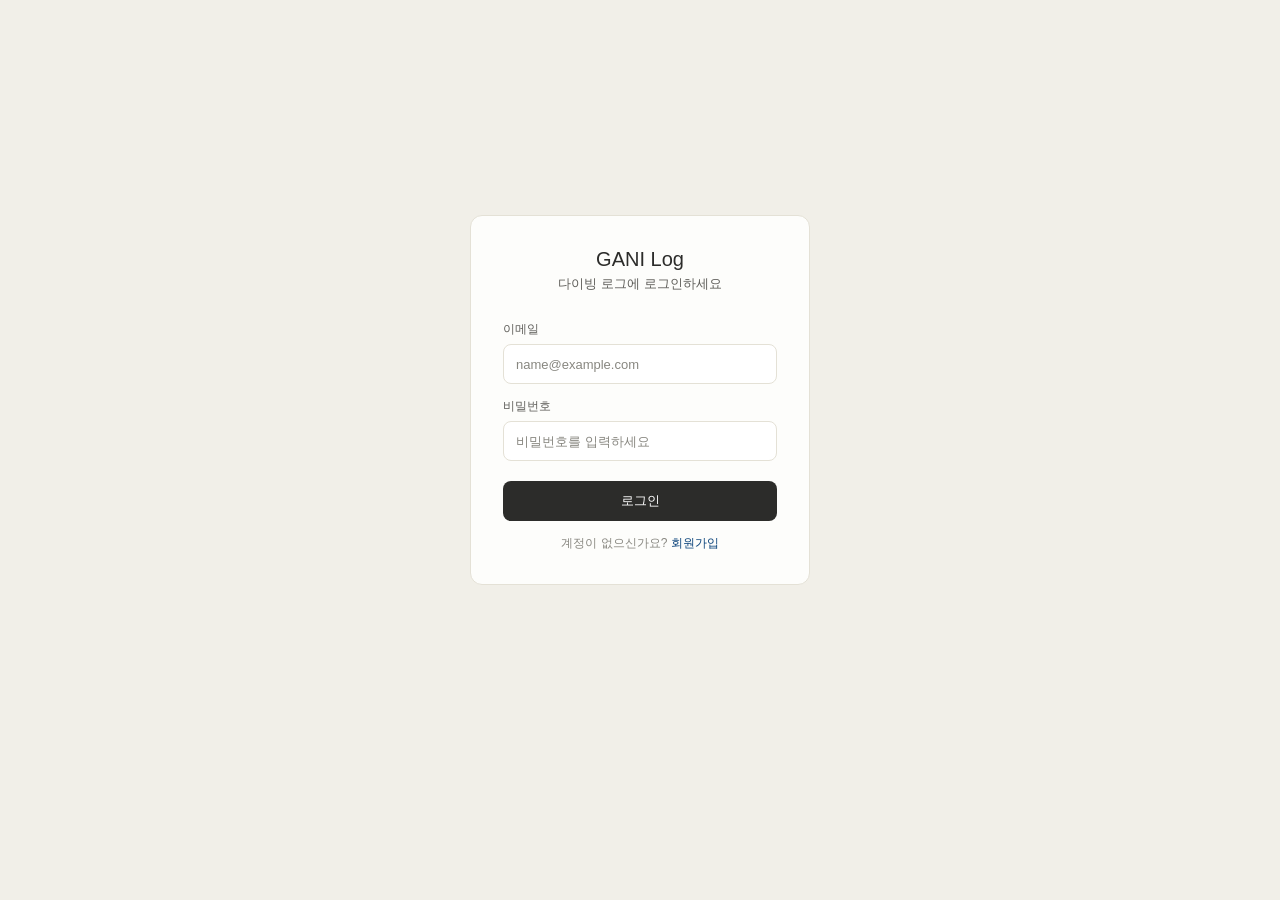
<file: files/index.html>
<!doctype html>
<html lang="ko">
  <head>
    <meta charset="UTF-8" />
    <meta name="viewport" content="width=device-width, initial-scale=1" />
    <title>GANI Log</title>
    <meta http-equiv="refresh" content="0; url=1-로그인.html" />
    <script>
      window.location.replace("1-로그인.html");
    </script>
  </head>
  <body>
    <p>
      로그인 화면으로 이동합니다.
      <a href="1-로그인.html">이동하지 않으면 여기를 눌러주세요.</a>
    </p>
  </body>
</html>
</file>
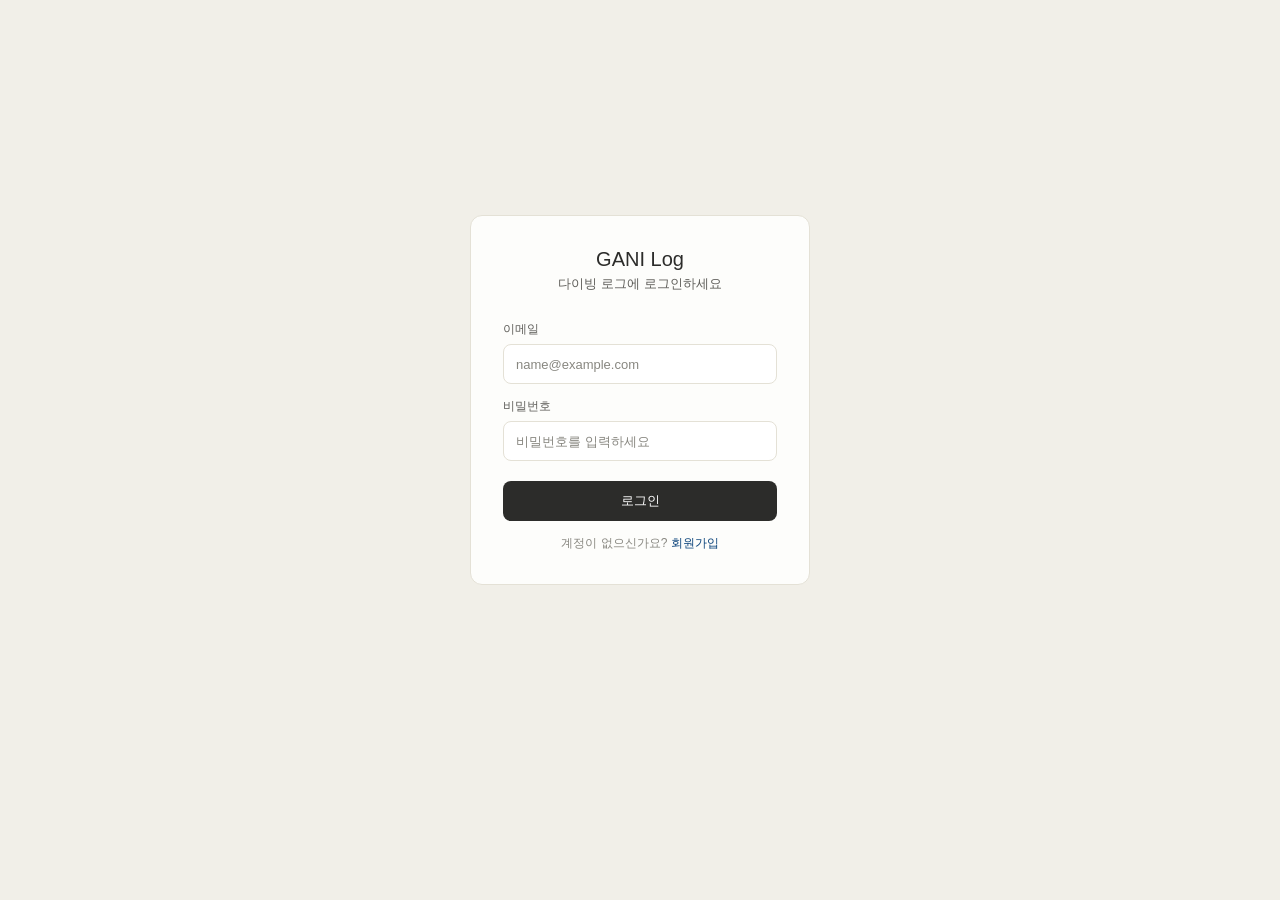
<file: files/1-로그인.html>
<!doctype html>
<html lang="ko">
  <head>
    <meta charset="UTF-8" />
    <title>로그인</title>
    <style>
      * {
        box-sizing: border-box;
        margin: 0;
        padding: 0;
      }
      body {
        font-family:
          "Pretendard", "Noto Sans KR", "Apple SD Gothic Neo", "Malgun Gothic",
          Arial, sans-serif;
        background: #f1efe8;
        color: #2c2c2a;
      }
      .page {
        width: 1280px;
        min-height: 800px;
        margin: 0 auto;
        background: #f1efe8;
        position: relative;
      }
      .card {
        background: #fdfdfb;
        border-radius: 12px;
      }
      .content {
        background: #ffffff;
      }
      .btn {
        display: inline-flex;
        align-items: center;
        justify-content: center;
        height: 40px;
        padding: 0 16px;
        border-radius: 8px;
        font-size: 13px;
        font-weight: 500;
        border: 1px solid #e4e1d6;
        background: transparent;
        color: #2c2c2a;
        cursor: pointer;
      }
      .btn-primary {
        background: #2c2c2a;
        color: #ffffff;
        border: none;
      }
      .input {
        width: 100%;
        height: 40px;
        border-radius: 8px;
        border: 1px solid #e4e1d6;
        background: #ffffff;
        padding: 0 12px;
        font-size: 13px;
        color: #2c2c2a;
      }
      .input::placeholder {
        color: #888780;
      }
      .label {
        font-size: 12px;
        color: #5f5e5a;
        margin-bottom: 6px;
        display: block;
      }
      .muted {
        color: #888780;
        font-size: 11px;
      }
      .badge {
        display: inline-block;
        font-size: 11px;
        font-weight: 500;
        padding: 4px 12px;
        border-radius: 999px;
      }
      .sidebar {
        width: 190px;
        background: #fdfdfb;
        border-right: 0.5px solid #e4e1d6;
        padding: 20px 14px;
        position: absolute;
        left: 0;
        top: 0;
        bottom: 0;
      }
      .sidelink {
        display: flex;
        align-items: center;
        gap: 8px;
        font-size: 13px;
        color: #5f5e5a;
        padding: 8px 10px;
        border-radius: 8px;
      }
      .sidelink.active {
        color: #0c447c;
        background: #e6f1fb;
        font-weight: 500;
      }
      .dot {
        width: 8px;
        height: 8px;
        border-radius: 50%;
        background: currentColor;
        display: inline-block;
      }
      .content-area {
        margin-left: 190px;
        background: #ffffff;
        min-height: 800px;
        padding: 24px 32px;
      }
    </style>
  </head>
  <body>
    <div class="page">
      <div
        style="
          display: flex;
          align-items: center;
          justify-content: center;
          min-height: 800px;
        "
      >
        <div
          class="card"
          style="width: 340px; padding: 32px; border: 1px solid #e4e1d6"
        >
          <p
            style="
              font-size: 20px;
              font-weight: 500;
              text-align: center;
              margin-bottom: 4px;
            "
          >
            GANI Log
          </p>
          <p
            style="
              font-size: 13px;
              color: #5f5e5a;
              text-align: center;
              margin-bottom: 28px;
            "
          >
            다이빙 로그에 로그인하세요
          </p>
          <label class="label">이메일</label>
          <input
            class="input"
            placeholder="name@example.com"
            style="margin-bottom: 14px"
          />
          <label class="label">비밀번호</label>
          <input
            class="input"
            type="password"
            placeholder="비밀번호를 입력하세요"
            style="margin-bottom: 20px"
          />
          <button
            class="btn btn-primary"
            style="width: 100%; margin-bottom: 14px"
          >
            로그인
          </button>
          <p style="font-size: 12px; color: #888780; text-align: center">
            계정이 없으신가요? <span style="color: #0c447c">회원가입</span>
          </p>
        </div>
      </div>
    </div>
    <script src="prototype.js?v=22"></script>
  </body>
</html>
</file>
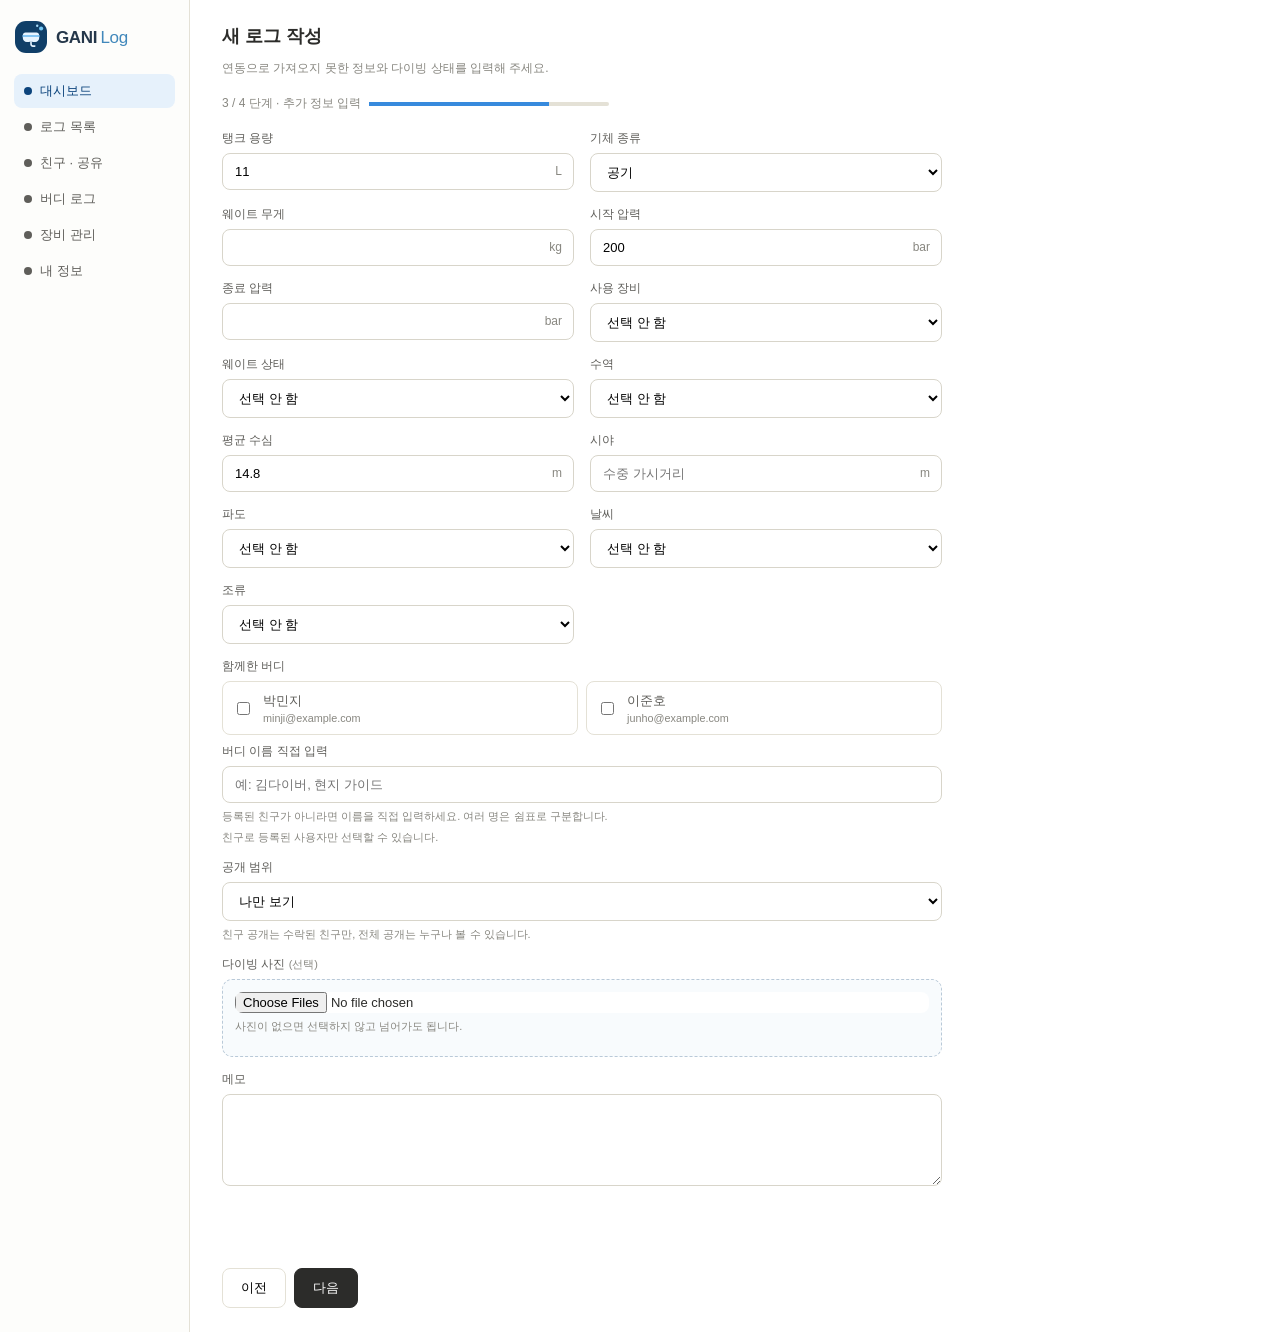
<file: files/10-로그작성-3단계.html>
<!doctype html>
<html lang="ko"><head><meta charset="UTF-8"><meta name="viewport" content="width=device-width,initial-scale=1"><title>로그 작성 - 3단계</title><style>
*{box-sizing:border-box}body{margin:0;font-family:Pretendard,"Noto Sans KR",sans-serif;background:#f1efe8;color:#2c2c2a}.page{width:1280px;min-height:800px;margin:0 auto;background:#f1efe8;position:relative}.sidebar{width:190px;background:#fdfdfb;padding:20px 14px;border-right:0.5px solid #e4e1d6;position:absolute;left:0;top:0;bottom:0}.logo{font-size:15px;font-weight:500;margin:0 0 24px}.sidelink{display:flex;align-items:center;gap:8px;padding:8px 10px;margin-bottom:2px;color:#5f5e5a;font-size:13px;border-radius:8px}.sidelink.active{color:#0c447c;background:#e6f1fb}.content{margin-left:190px;min-height:800px;background:#fff;padding:24px 32px}.title{font-size:18px;font-weight:600;margin:0 0 4px}.muted{color:#888780;font-size:12px}.progress{display:flex;align-items:center;gap:8px;margin:18px 0}.bar{width:240px;height:4px;background:#e4e1d6;border-radius:4px}.bar span{display:block;width:75%;height:100%;background:#378add}.form{max-width:720px;display:grid;grid-template-columns:1fr 1fr;gap:14px 16px}.field label{display:block;font-size:12px;color:#5f5e5a;margin-bottom:6px}.field input,.field select,.field textarea{width:100%;border:1px solid #d8d5ca;border-radius:8px;background:#fff;padding:10px 12px;font:inherit;font-size:13px}.field textarea{height:92px;resize:vertical}.wide{grid-column:1/-1}.unit{position:relative}.unit input{padding-right:44px}.unit span{position:absolute;right:12px;top:11px;color:#888780;font-size:12px}.buddy-list{display:grid;grid-template-columns:1fr 1fr;gap:8px}.buddy-option{display:flex!important;align-items:center;gap:10px;border:1px solid #e4e1d6;border-radius:8px;padding:10px!important;margin:0!important}.buddy-option input{width:auto}.buddy-option span{font-size:13px}.buddy-option small{display:block;color:#888780;margin-top:2px}.helper{font-size:11px;color:#888780;margin:6px 0 0}.error{grid-column:1/-1;color:#a32d2d;font-size:12px;min-height:18px}.actions{display:flex;gap:8px;margin-top:8px}.btn{height:40px;padding:0 18px;border:1px solid #e4e1d6;border-radius:8px;background:#fff;cursor:pointer}.primary{background:#2c2c2a;color:#fff;border-color:#2c2c2a}@media(max-width:700px){.sidebar{display:none}.content{padding:20px}.form{grid-template-columns:1fr}.wide{grid-column:auto}.buddy-list{grid-template-columns:1fr}}
</style></head><body><div class="page"><aside class="sidebar"><p class="logo">GANI Log</p><div class="sidelink active">● 대시보드</div><div class="sidelink">● 로그 목록</div><div class="sidelink">● 장비 관리</div><div class="sidelink">● 내 정보</div></aside><main class="content"><h1 class="title">새 로그 작성</h1><p class="muted">연동으로 가져오지 못한 정보와 다이빙 상태를 입력해 주세요.</p><div class="progress"><span class="muted">3 / 4 단계 · 추가 정보 입력</span><div class="bar"><span></span></div></div><form id="log-details-form" class="form">
<div class="field"><label for="tank-volume">탱크 용량</label><div class="unit"><input id="tank-volume" type="number" min="1" step="0.1" required><span>L</span></div></div><div class="field"><label for="weight">웨이트 무게</label><div class="unit"><input id="weight" type="number" min="0" step="0.1" required><span>kg</span></div></div><div class="field"><label for="start-pressure">시작 압력</label><div class="unit"><input id="start-pressure" type="number" min="1" required><span>bar</span></div></div><div class="field"><label for="end-pressure">종료 압력</label><div class="unit"><input id="end-pressure" type="number" min="0" required><span>bar</span></div></div><div class="field"><label for="equipment">사용 장비</label><input id="equipment"></div><div class="field"><label for="weight-state">웨이트 상태</label><select id="weight-state"><option value="">선택 안 함</option><option>가벼웠음</option><option>적절했음</option><option>무거웠음</option></select></div><div class="field"><label for="water">수역</label><select id="water"><option value="">선택 안 함</option><option>바닷물</option><option>민물</option></select></div><div class="field"><label for="current">조류</label><select id="current"><option value="">선택 안 함</option><option>없음</option><option>약함</option><option>보통</option><option>강함</option></select></div>
<div class="field wide"><label>함께한 버디</label><div id="buddy-list" class="buddy-list"></div><p class="helper">친구로 등록된 사용자만 선택할 수 있습니다.</p></div><div class="field wide"><label for="visibility">공개 범위</label><select id="visibility"><option value="private">나만 보기</option><option value="friends">친구 공개</option><option value="public">전체 공개</option></select><p class="helper">친구 공개는 수락된 친구만, 전체 공개는 누구나 볼 수 있습니다.</p></div><div class="field wide"><label for="memo">메모</label><textarea id="memo"></textarea></div><p id="log-details-error" class="error" aria-live="polite"></p><div class="actions wide"><button class="btn" type="button" id="log-step3-back">이전</button><button class="btn primary" type="submit">다음</button></div></form></main></div><script src="prototype.js?v=22"></script></body></html>
</file>
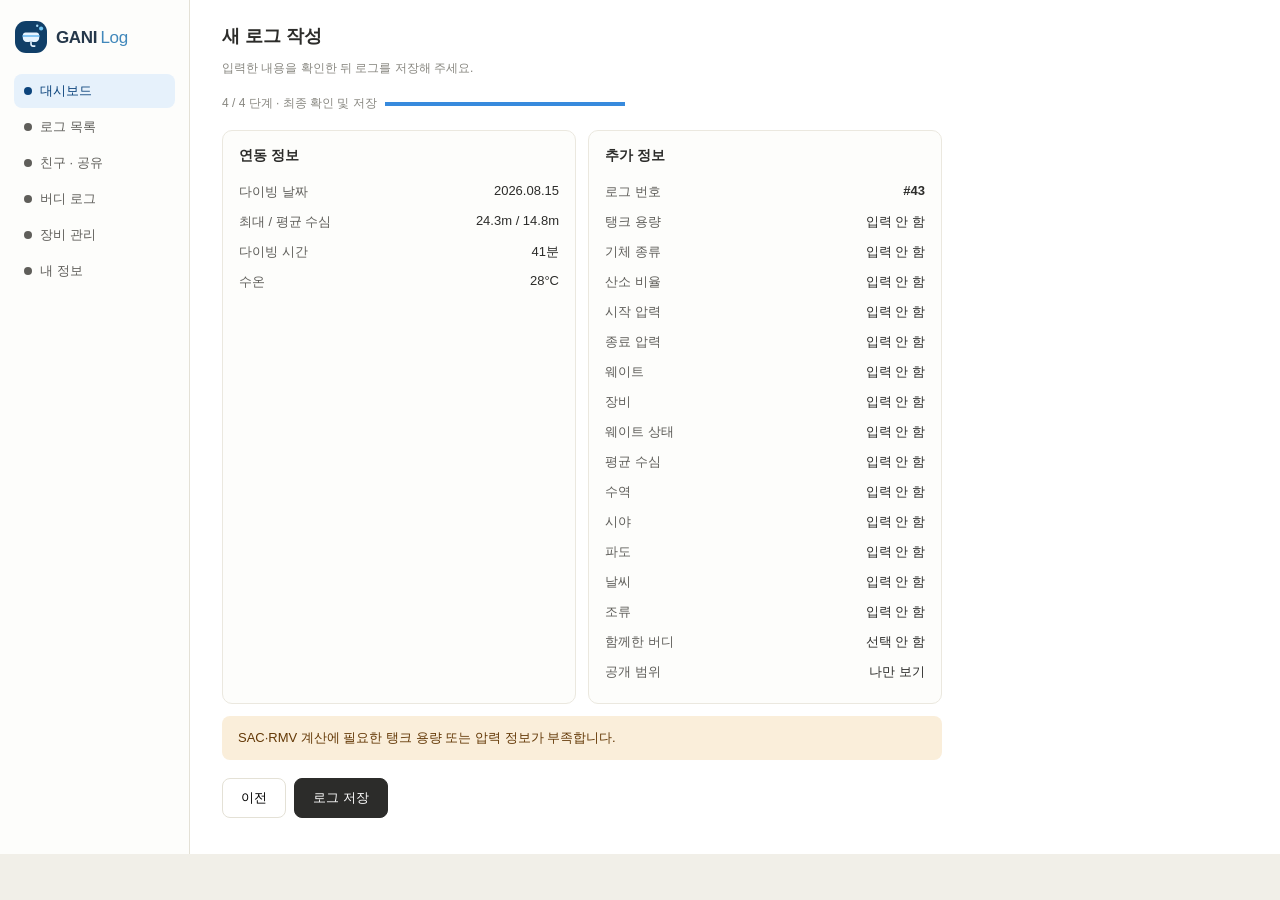
<file: files/11-로그작성-4단계.html>
<!doctype html>
<html lang="ko"><head><meta charset="UTF-8"><meta name="viewport" content="width=device-width,initial-scale=1"><title>로그 작성 - 4단계</title><style>
*{box-sizing:border-box}body{margin:0;font-family:Pretendard,"Noto Sans KR",sans-serif;background:#f1efe8;color:#2c2c2a}.page{width:1280px;min-height:800px;margin:0 auto;background:#f1efe8;position:relative}.sidebar{width:190px;background:#fdfdfb;padding:20px 14px;border-right:0.5px solid #e4e1d6;position:absolute;left:0;top:0;bottom:0}.logo{font-size:15px;font-weight:500;margin:0 0 24px}.sidelink{display:flex;align-items:center;gap:8px;padding:8px 10px;margin-bottom:2px;color:#5f5e5a;font-size:13px;border-radius:8px}.sidelink.active{color:#0c447c;background:#e6f1fb}.content{margin-left:190px;min-height:800px;background:#fff;padding:24px 32px}.title{font-size:18px;margin:0 0 4px}.muted{color:#888780;font-size:12px}.progress{display:flex;align-items:center;gap:8px;margin:18px 0}.bar{width:240px;height:4px;background:#e4e1d6}.bar span{display:block;width:100%;height:100%;background:#378add}.summary{max-width:720px;display:grid;grid-template-columns:1fr 1fr;gap:12px}.card{background:#fdfdfb;border:1px solid #ebe8df;border-radius:10px;padding:16px}.card h2{font-size:14px;margin:0 0 12px}.row{display:flex;justify-content:space-between;gap:16px;padding:6px 0;font-size:13px}.row span:first-child{color:#5f5e5a}.ready{max-width:720px;margin-top:12px;padding:13px 16px;background:#eaf4eb;color:#275c2d;border-radius:8px;font-size:13px}.actions{display:flex;gap:8px;margin-top:18px}.btn{height:40px;padding:0 18px;border:1px solid #e4e1d6;border-radius:8px;background:#fff;cursor:pointer}.primary{background:#2c2c2a;color:#fff;border-color:#2c2c2a}.message{margin-top:10px;font-size:12px;color:#275c2d}@media(max-width:700px){.sidebar{display:none}.content{padding:20px}.summary{grid-template-columns:1fr}}
</style></head><body><div class="page"><aside class="sidebar"><p class="logo">GANI Log</p><div class="sidelink active">● 대시보드</div><div class="sidelink">● 로그 목록</div><div class="sidelink">● 장비 관리</div><div class="sidelink">● 내 정보</div></aside><main class="content"><h1 class="title">새 로그 작성</h1><p class="muted">입력한 내용을 확인한 뒤 로그를 저장해 주세요.</p><div class="progress"><span class="muted">4 / 4 단계 · 최종 확인 및 저장</span><div class="bar"><span></span></div></div><section class="summary"><div class="card"><h2>연동 정보</h2><div class="row"><span>다이빙 날짜</span><span>2026.08.15</span></div><div class="row"><span>최대 / 평균 수심</span><span>24.3m / 14.8m</span></div><div class="row"><span>다이빙 시간</span><span>41분</span></div><div class="row"><span>수온</span><span>28°C</span></div></div><div class="card"><h2>추가 정보</h2><div id="log-summary"></div></div></section><div class="ready" id="analysis-ready">SAC·RMV 계산에 필요한 압력과 탱크 용량을 확인했습니다.</div><div class="actions"><button class="btn" id="log-step4-back">이전</button><button class="btn primary" id="save-log">로그 저장</button></div><p class="message" id="save-log-message" aria-live="polite"></p></main></div><script src="prototype.js?v=22"></script></body></html>
</file>
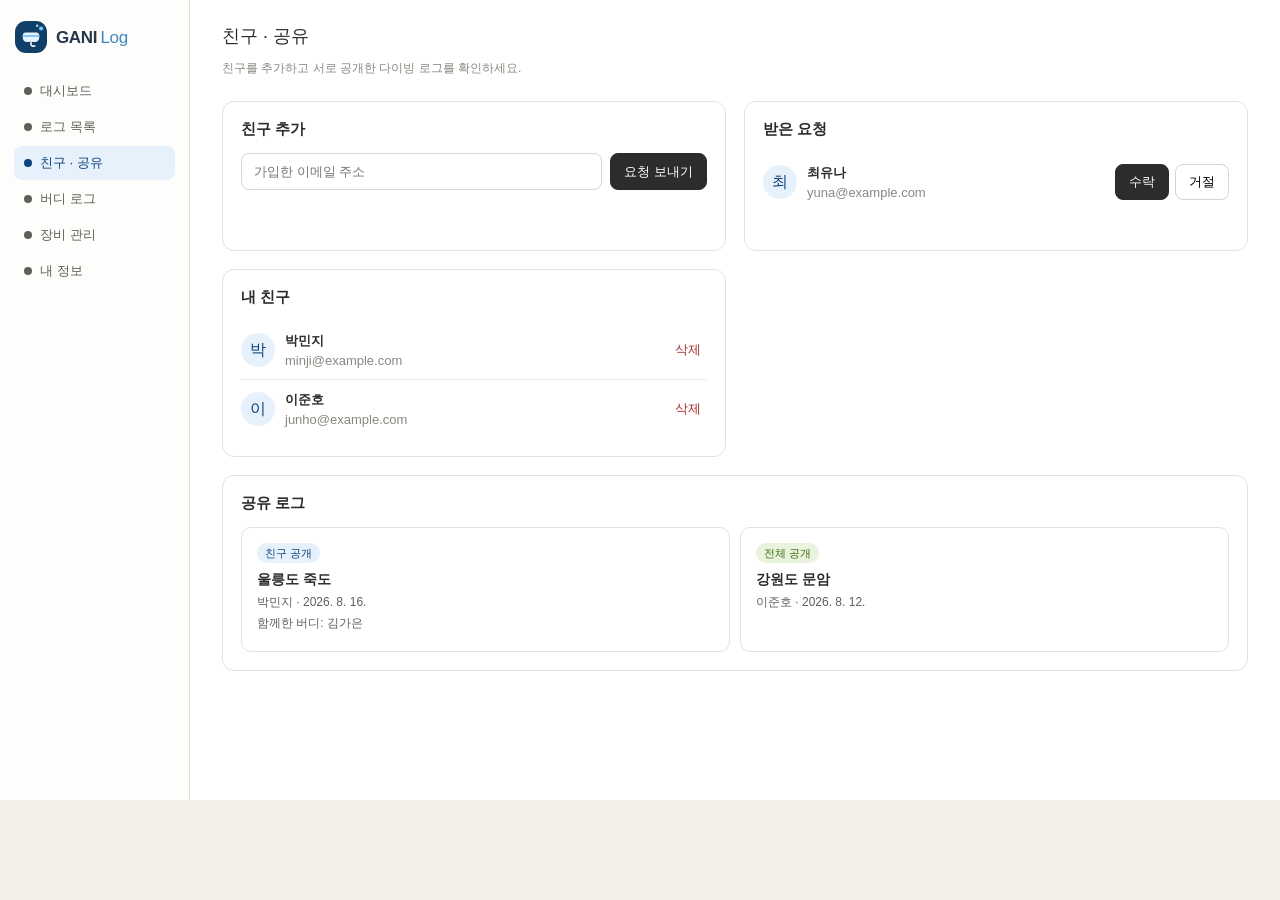
<file: files/12-친구공유.html>
<!doctype html>
<html lang="ko"><head><meta charset="UTF-8"><meta name="viewport" content="width=device-width,initial-scale=1"><title>친구 · 공유</title><style>
*{box-sizing:border-box}body{margin:0;font-family:Pretendard,"Noto Sans KR",sans-serif;background:#f1efe8;color:#2c2c2a}.page{width:1280px;min-height:800px;margin:0 auto;background:#f1efe8;position:relative}.sidebar{width:190px;background:#fdfdfb;padding:20px 14px;border-right:0.5px solid #e4e1d6;position:absolute;left:0;top:0;bottom:0}.logo{font-size:15px;font-weight:500;margin:0 0 24px}.sidelink{display:flex;align-items:center;gap:8px;padding:8px 10px;margin-bottom:2px;color:#5f5e5a;font-size:13px;border-radius:8px}.sidelink.active{color:#0c447c;background:#e6f1fb}.content{margin-left:190px;min-height:800px;background:#fff;padding:24px 32px}.title{font-size:18px;font-weight:500;margin:0 0 5px}.muted,.empty{font-size:12px;color:#888780}.layout{display:grid;grid-template-columns:1fr 1fr;gap:18px;margin-top:24px}.card{border:1px solid #e4e1d6;border-radius:12px;padding:18px;background:#fff}.card h2{font-size:15px;margin:0 0 14px}.wide{grid-column:1/-1}.request-form{display:flex;gap:8px}.request-form input{flex:1;border:1px solid #d8d5ca;border-radius:8px;padding:10px 12px}.primary,.small-button{border:1px solid #d8d5ca;background:#fff;border-radius:8px;padding:8px 13px;cursor:pointer}.primary,.accept{background:#2c2c2a;color:#fff;border-color:#2c2c2a}.message{color:#0c447c;font-size:12px;min-height:18px}.person-row{display:flex;align-items:center;gap:10px;padding:11px 0;border-top:1px solid #eeece5}.person-row:first-child{border-top:0}.person-row>div:nth-child(2){flex:1}.person-row strong,.person-row small{display:block;font-size:13px}.person-row small{color:#888780;margin-top:3px}.avatar{width:34px;height:34px;border-radius:50%;display:grid;place-items:center;background:#e6f1fb;color:#0c447c}.text-button{border:0;background:transparent;color:#a32d2d;cursor:pointer}.row-actions{display:flex;gap:6px}.feed{display:grid;grid-template-columns:repeat(2,1fr);gap:10px}.log-card{border:1px solid #e4e1d6;border-radius:10px;padding:15px}.log-card h3{font-size:14px;margin:10px 0 5px}.log-card p{font-size:12px;color:#5f5e5a;margin:4px 0}.scope{font-size:11px;border-radius:20px;padding:4px 8px}.scope.friends{color:#0c447c;background:#e6f1fb}.scope.public{color:#3b6d11;background:#eaf3de}@media(max-width:760px){.sidebar{display:none}.content{padding:20px}.layout{grid-template-columns:1fr}.wide{grid-column:auto}.feed{grid-template-columns:1fr}}
</style></head><body><div class="page"><aside class="sidebar"><p class="logo">GANI Log</p><div class="sidelink">● 대시보드</div><div class="sidelink">● 로그 목록</div><div class="sidelink active">● 친구 · 공유</div><div class="sidelink">● 장비 관리</div><div class="sidelink">● 내 정보</div></aside><main class="content"><h1 class="title">친구 · 공유</h1><p class="muted">친구를 추가하고 서로 공개한 다이빙 로그를 확인하세요.</p><div class="layout"><section class="card"><h2>친구 추가</h2><form id="friend-request-form" class="request-form"><input id="friend-email" type="email" placeholder="가입한 이메일 주소" required><button class="primary" type="submit">요청 보내기</button></form><p id="friend-message" class="message" aria-live="polite"></p></section><section class="card"><h2>받은 요청</h2><div id="request-list"></div></section><section class="card"><h2>내 친구</h2><div id="friend-list"></div></section><section class="card wide"><h2>공유 로그</h2><div id="shared-log-list" class="feed"></div></section></div></main></div><script src="prototype.js?v=22"></script></body></html>
</file>
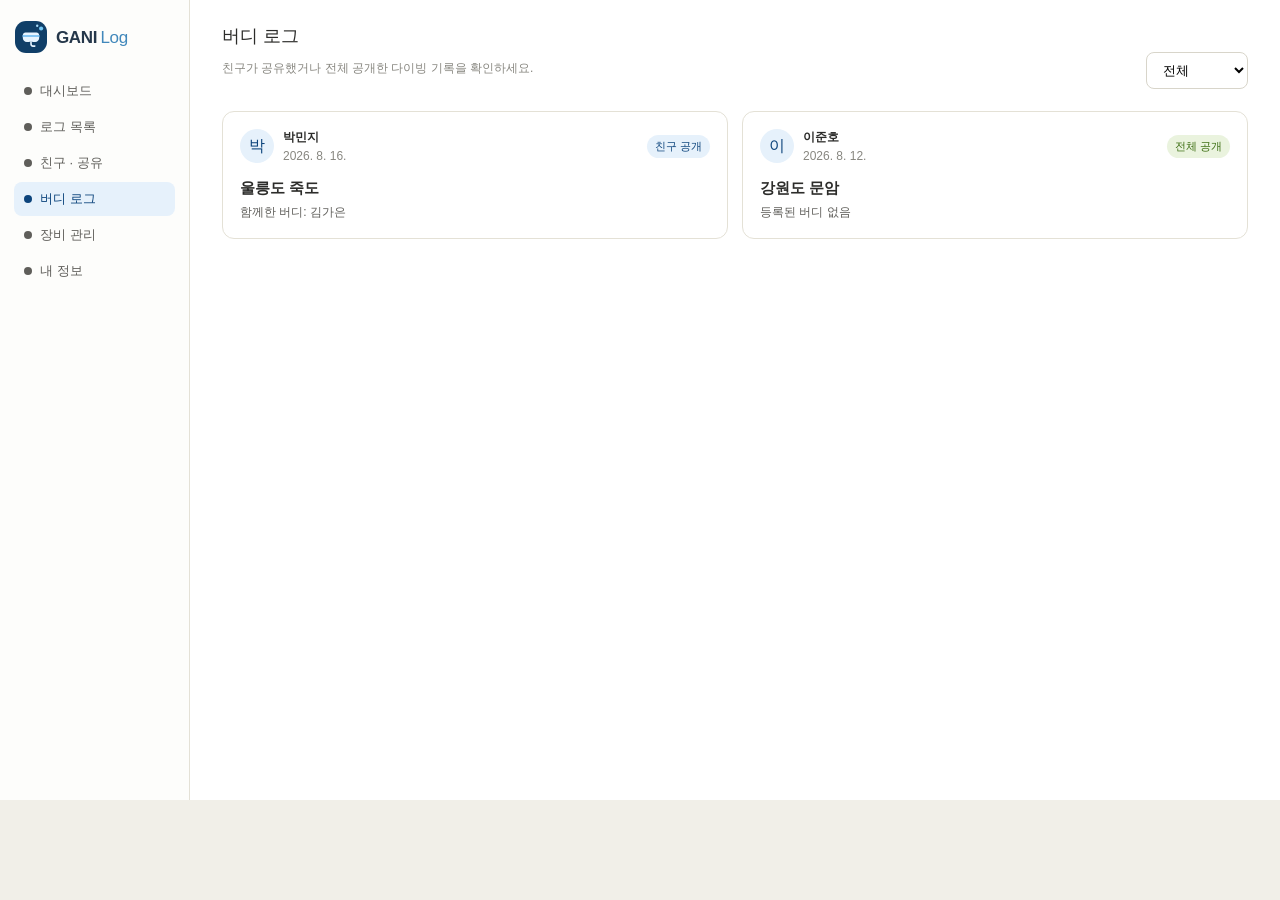
<file: files/13-버디로그.html>
<!doctype html>
<html lang="ko"><head><meta charset="UTF-8"><meta name="viewport" content="width=device-width,initial-scale=1"><title>버디 로그</title><style>
*{box-sizing:border-box}body{margin:0;font-family:Pretendard,"Noto Sans KR",sans-serif;background:#f1efe8;color:#2c2c2a}.page{width:1280px;min-height:800px;margin:0 auto;background:#f1efe8;position:relative}.sidebar{width:190px;background:#fdfdfb;padding:20px 14px;border-right:0.5px solid #e4e1d6;position:absolute;left:0;top:0;bottom:0}.logo{font-size:15px;font-weight:500;margin:0 0 24px}.sidelink{display:flex;align-items:center;gap:8px;padding:8px 10px;margin-bottom:2px;color:#5f5e5a;font-size:13px;border-radius:8px}.sidelink.active{color:#0c447c;background:#e6f1fb}.content{margin-left:190px;min-height:800px;background:#fff;padding:24px 32px}.heading{display:flex;justify-content:space-between;align-items:end;margin-bottom:22px}.title{font-size:18px;font-weight:500;margin:0 0 5px}.muted,.empty{font-size:12px;color:#888780}.filter{border:1px solid #d8d5ca;border-radius:8px;padding:9px 12px;background:#fff}.log-grid{display:grid;grid-template-columns:repeat(2,1fr);gap:14px}.buddy-card{border:1px solid #e4e1d6;border-radius:12px;padding:17px}.card-head{display:flex;align-items:center;gap:9px}.card-head>div{flex:1}.card-head strong,.card-head small{display:block;font-size:12px}.card-head small{color:#888780;margin-top:3px}.avatar{width:34px;height:34px;border-radius:50%;display:grid;place-items:center;background:#e6f1fb;color:#0c447c}.scope{font-size:11px;border-radius:20px;padding:4px 8px}.scope.friends{color:#0c447c;background:#e6f1fb}.scope.public{color:#3b6d11;background:#eaf3de}.buddy-card h2{font-size:15px;margin:16px 0 6px}.buddy-card p{font-size:12px;color:#5f5e5a;margin:0}@media(max-width:700px){.sidebar{display:none}.content{padding:20px}.heading{align-items:start;gap:12px}.log-grid{grid-template-columns:1fr}}
</style></head><body><div class="page"><aside class="sidebar"><p class="logo">GANI Log</p><div class="sidelink">● 대시보드</div><div class="sidelink">● 로그 목록</div><div class="sidelink">● 친구 · 공유</div><div class="sidelink active">● 버디 로그</div><div class="sidelink">● 장비 관리</div><div class="sidelink">● 내 정보</div></aside><main class="content"><div class="heading"><div><h1 class="title">버디 로그</h1><p class="muted">친구가 공유했거나 전체 공개한 다이빙 기록을 확인하세요.</p></div><select id="buddy-log-filter" class="filter" aria-label="공개 범위 필터"><option value="all">전체</option><option value="friends">친구 공개</option><option value="public">전체 공개</option></select></div><section id="buddy-log-list" class="log-grid"></section></main></div><script src="prototype.js?v=22"></script></body></html>
</file>
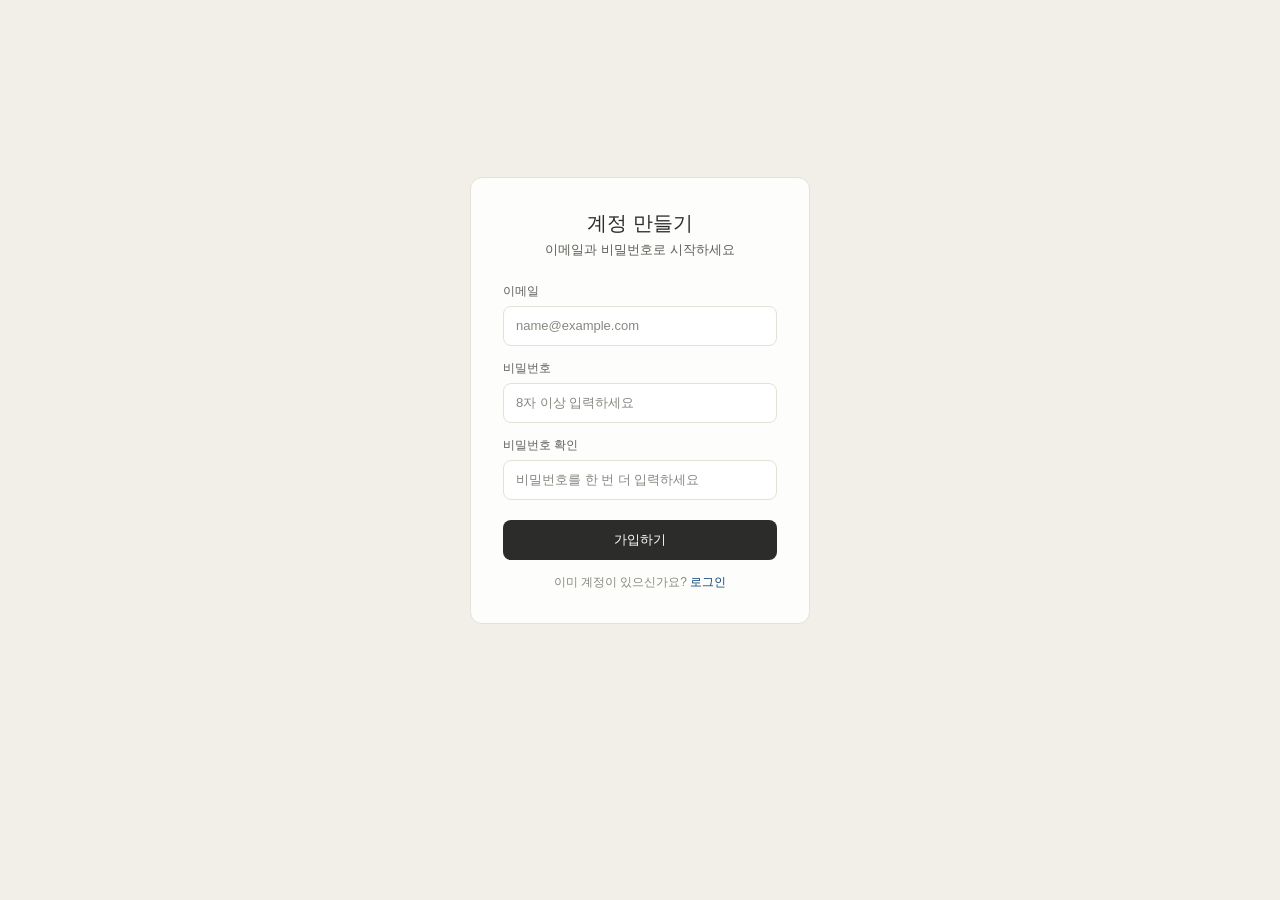
<file: files/2-회원가입.html>
<!doctype html>
<html lang="ko">
  <head>
    <meta charset="UTF-8" />
    <title>회원가입</title>
    <style>
      * {
        box-sizing: border-box;
        margin: 0;
        padding: 0;
      }
      body {
        font-family:
          "Pretendard", "Noto Sans KR", "Apple SD Gothic Neo", "Malgun Gothic",
          Arial, sans-serif;
        background: #f1efe8;
        color: #2c2c2a;
      }
      .page {
        width: 1280px;
        min-height: 800px;
        margin: 0 auto;
        background: #f1efe8;
        position: relative;
      }
      .card {
        background: #fdfdfb;
        border-radius: 12px;
      }
      .content {
        background: #ffffff;
      }
      .btn {
        display: inline-flex;
        align-items: center;
        justify-content: center;
        height: 40px;
        padding: 0 16px;
        border-radius: 8px;
        font-size: 13px;
        font-weight: 500;
        border: 1px solid #e4e1d6;
        background: transparent;
        color: #2c2c2a;
        cursor: pointer;
      }
      .btn-primary {
        background: #2c2c2a;
        color: #ffffff;
        border: none;
      }
      .input {
        width: 100%;
        height: 40px;
        border-radius: 8px;
        border: 1px solid #e4e1d6;
        background: #ffffff;
        padding: 0 12px;
        font-size: 13px;
        color: #2c2c2a;
      }
      .input::placeholder {
        color: #888780;
      }
      .label {
        font-size: 12px;
        color: #5f5e5a;
        margin-bottom: 6px;
        display: block;
      }
      .muted {
        color: #888780;
        font-size: 11px;
      }
      .badge {
        display: inline-block;
        font-size: 11px;
        font-weight: 500;
        padding: 4px 12px;
        border-radius: 999px;
      }
      .sidebar {
        width: 190px;
        background: #fdfdfb;
        border-right: 0.5px solid #e4e1d6;
        padding: 20px 14px;
        position: absolute;
        left: 0;
        top: 0;
        bottom: 0;
      }
      .sidelink {
        display: flex;
        align-items: center;
        gap: 8px;
        font-size: 13px;
        color: #5f5e5a;
        padding: 8px 10px;
        border-radius: 8px;
      }
      .sidelink.active {
        color: #0c447c;
        background: #e6f1fb;
        font-weight: 500;
      }
      .dot {
        width: 8px;
        height: 8px;
        border-radius: 50%;
        background: currentColor;
        display: inline-block;
      }
      .content-area {
        margin-left: 190px;
        background: #ffffff;
        min-height: 800px;
        padding: 24px 32px;
      }
    </style>
  </head>
  <body>
    <div class="page">
      <div
        style="
          display: flex;
          align-items: center;
          justify-content: center;
          min-height: 800px;
        "
      >
        <div
          class="card"
          style="width: 340px; padding: 32px; border: 1px solid #e4e1d6"
        >
          <p
            style="
              font-size: 20px;
              font-weight: 500;
              text-align: center;
              margin-bottom: 4px;
            "
          >
            계정 만들기
          </p>
          <p
            style="
              font-size: 13px;
              color: #5f5e5a;
              text-align: center;
              margin-bottom: 24px;
            "
          >
            이메일과 비밀번호로 시작하세요
          </p>
          <label class="label">이메일</label>
          <input
            class="input"
            placeholder="name@example.com"
            style="margin-bottom: 14px"
          />
          <label class="label">비밀번호</label>
          <input
            class="input"
            type="password"
            placeholder="8자 이상 입력하세요"
            style="margin-bottom: 14px"
          />
          <label class="label">비밀번호 확인</label>
          <input
            class="input"
            type="password"
            placeholder="비밀번호를 한 번 더 입력하세요"
            style="margin-bottom: 20px"
          />
          <button
            class="btn btn-primary"
            style="width: 100%; margin-bottom: 14px"
          >
            가입하기
          </button>
          <p style="font-size: 12px; color: #888780; text-align: center">
            이미 계정이 있으신가요? <span style="color: #0c447c">로그인</span>
          </p>
        </div>
      </div>
    </div>
    <script src="prototype.js?v=22"></script>
  </body>
</html>
</file>
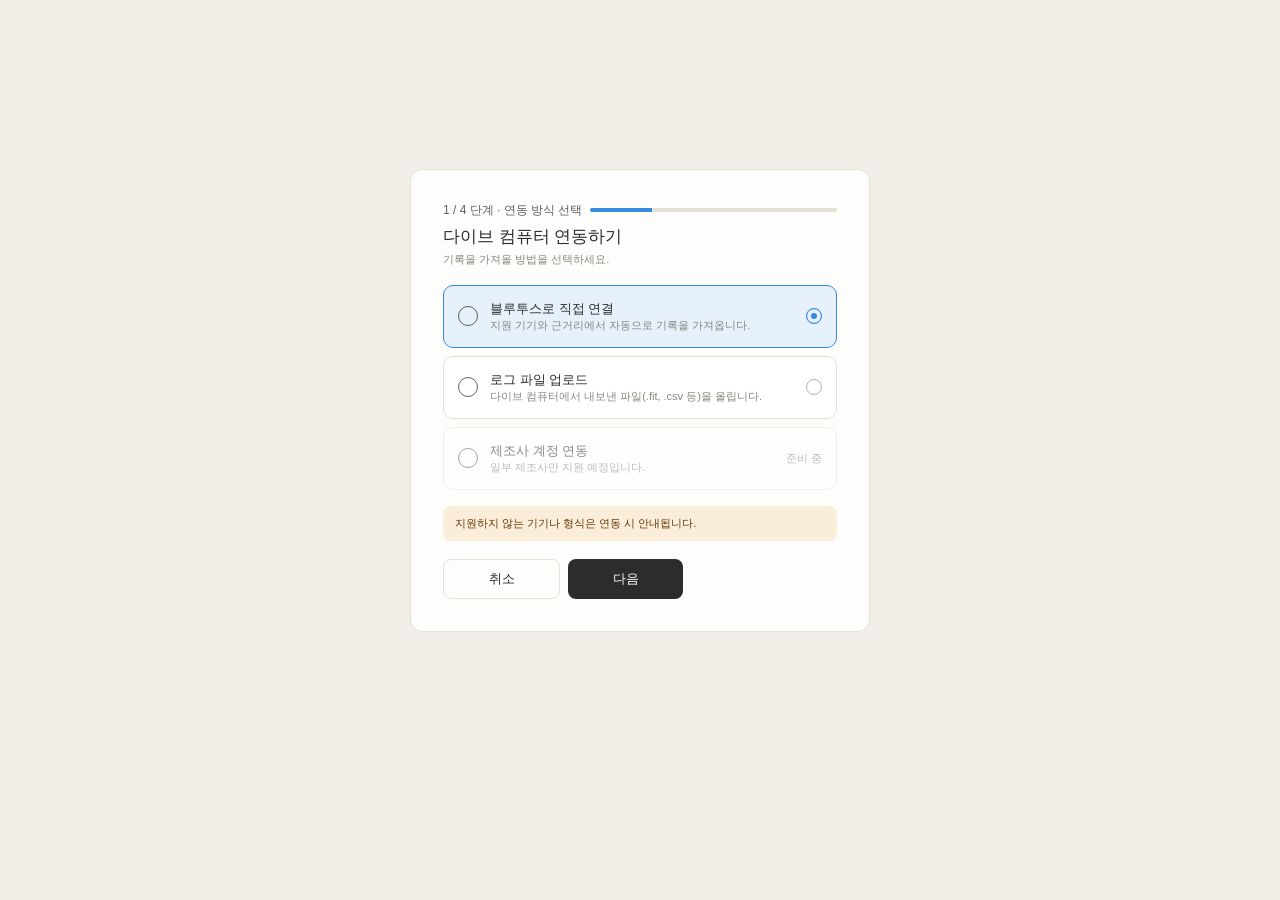
<file: files/3-연동시작.html>
<!doctype html>
<html lang="ko">
  <head>
    <meta charset="UTF-8" />
    <title>연동 시작</title>
    <style>
      * {
        box-sizing: border-box;
        margin: 0;
        padding: 0;
      }
      body {
        font-family:
          "Pretendard", "Noto Sans KR", "Apple SD Gothic Neo", "Malgun Gothic",
          Arial, sans-serif;
        background: #f1efe8;
        color: #2c2c2a;
      }
      .page {
        width: 1280px;
        min-height: 800px;
        margin: 0 auto;
        background: #f1efe8;
        position: relative;
      }
      .card {
        background: #fdfdfb;
        border-radius: 12px;
      }
      .content {
        background: #ffffff;
      }
      .btn {
        display: inline-flex;
        align-items: center;
        justify-content: center;
        height: 40px;
        padding: 0 16px;
        border-radius: 8px;
        font-size: 13px;
        font-weight: 500;
        border: 1px solid #e4e1d6;
        background: transparent;
        color: #2c2c2a;
        cursor: pointer;
      }
      .btn-primary {
        background: #2c2c2a;
        color: #ffffff;
        border: none;
      }
      .input {
        width: 100%;
        height: 40px;
        border-radius: 8px;
        border: 1px solid #e4e1d6;
        background: #ffffff;
        padding: 0 12px;
        font-size: 13px;
        color: #2c2c2a;
      }
      .input::placeholder {
        color: #888780;
      }
      .label {
        font-size: 12px;
        color: #5f5e5a;
        margin-bottom: 6px;
        display: block;
      }
      .muted {
        color: #888780;
        font-size: 11px;
      }
      .badge {
        display: inline-block;
        font-size: 11px;
        font-weight: 500;
        padding: 4px 12px;
        border-radius: 999px;
      }
      .sidebar {
        width: 190px;
        background: #fdfdfb;
        border-right: 0.5px solid #e4e1d6;
        padding: 20px 14px;
        position: absolute;
        left: 0;
        top: 0;
        bottom: 0;
      }
      .sidelink {
        display: flex;
        align-items: center;
        gap: 8px;
        font-size: 13px;
        color: #5f5e5a;
        padding: 8px 10px;
        border-radius: 8px;
      }
      .sidelink.active {
        color: #0c447c;
        background: #e6f1fb;
        font-weight: 500;
      }
      .dot {
        width: 8px;
        height: 8px;
        border-radius: 50%;
        background: currentColor;
        display: inline-block;
      }
      .content-area {
        margin-left: 190px;
        background: #ffffff;
        min-height: 800px;
        padding: 24px 32px;
      }
      .sync-option {
        display: flex;
        align-items: center;
        gap: 12px;
        padding: 14px;
        border: 1px solid #e4e1d6;
        background: #ffffff;
        border-radius: 10px;
        cursor: pointer;
      }
      .sync-option.selected {
        border-color: #378add;
        background: #e6f1fb;
      }
      .sync-option:has(.sync-radio:checked) {
        border-color: #378add;
        background: #e6f1fb;
      }
      .sync-option:focus-visible {
        outline: 2px solid #378add;
        outline-offset: 2px;
      }
      .sync-radio {
        appearance: none;
        width: 16px;
        height: 16px;
        border: 1.5px solid #b4b2aa;
        border-radius: 50%;
        flex-shrink: 0;
      }
      .sync-radio:checked {
        border-color: #378add;
        background: #378add;
        box-shadow: inset 0 0 0 4px #e6f1fb;
      }
      .upload-panel {
        display: none;
        padding: 14px;
        border: 1px dashed #b4b2aa;
        border-radius: 10px;
        background: #fdfdfb;
      }
      .upload-panel.open {
        display: block;
      }
      .upload-preview {
        display: none;
        max-width: 100%;
        max-height: 180px;
        margin-top: 10px;
        border-radius: 8px;
        object-fit: contain;
      }
      .upload-preview.visible {
        display: block;
      }
    </style>
  </head>
  <body>
    <div class="page">
      <div
        style="
          display: flex;
          align-items: center;
          justify-content: center;
          min-height: 800px;
        "
      >
        <div
          class="card"
          style="width: 460px; padding: 32px; border: 1px solid #e4e1d6"
        >
          <div
            style="
              display: flex;
              align-items: center;
              gap: 8px;
              margin-bottom: 6px;
            "
          >
            <span style="font-size: 12px; color: #5f5e5a; white-space: nowrap"
              >1 / 4 단계 · 연동 방식 선택</span
            >
            <div
              style="
                flex: 1;
                height: 4px;
                background: #e4e1d6;
                border-radius: 2px;
                overflow: hidden;
              "
            >
              <div style="width: 25%; height: 100%; background: #378add"></div>
            </div>
          </div>
          <p style="font-size: 17px; font-weight: 500; margin-bottom: 4px">
            다이브 컴퓨터 연동하기
          </p>
          <p class="muted" style="margin-bottom: 18px">
            기록을 가져올 방법을 선택하세요.
          </p>
          <div
            style="
              display: flex;
              flex-direction: column;
              gap: 8px;
              margin-bottom: 16px;
            "
          >
            <label
              class="sync-option"
              data-sync-method="bluetooth"
              role="radio"
              aria-checked="true"
              tabindex="0"
              style="
              "
            >
              <span
                style="
                  width: 20px;
                  height: 20px;
                  border-radius: 50%;
                  border: 1.5px solid #5f5e5a;
                  display: inline-block;
                  flex-shrink: 0;
                "
              ></span>
              <div style="flex: 1">
                <p style="font-size: 13px; font-weight: 500">
                  블루투스로 직접 연결
                </p>
                <p class="muted">
                  지원 기기와 근거리에서 자동으로 기록을 가져옵니다.
                </p>
              </div>
              <input class="sync-radio" type="radio" name="sync-method" value="bluetooth" checked />
            </label>
            <label
              class="sync-option"
              data-sync-method="file"
              role="radio"
              aria-checked="false"
              tabindex="0"
              style="
              "
            >
              <span
                style="
                  width: 20px;
                  height: 20px;
                  border-radius: 50%;
                  border: 1.5px solid #5f5e5a;
                  display: inline-block;
                  flex-shrink: 0;
                "
              ></span>
              <div style="flex: 1">
                <p style="font-size: 13px; font-weight: 500">
                  로그 파일 업로드
                </p>
                <p class="muted">
                  다이브 컴퓨터에서 내보낸 파일(.fit, .csv 등)을 올립니다.
                </p>
              </div>
              <input class="sync-radio" type="radio" name="sync-method" value="file" />
            </label>
            <div id="log-upload-panel" class="upload-panel">
              <label class="label" for="log-file-input">로그 또는 이미지 선택</label>
              <input
                id="log-file-input"
                class="input"
                type="file"
                accept=".fit,.csv,image/jpeg,image/png,image/webp,image/heic,image/heif"
              />
              <p id="log-file-info" class="muted" style="margin-top: 8px">
                FIT, CSV, JPG, PNG, WEBP, HEIC 파일을 선택할 수 있습니다.
              </p>
              <img id="log-image-preview" class="upload-preview" alt="선택한 로그 이미지 미리보기" />
              <p id="log-upload-error" style="min-height: 16px; margin-top: 6px; color: #a32d2d; font-size: 11px"></p>
            </div>
            <div
              style="
                display: flex;
                align-items: center;
                gap: 12px;
                padding: 14px;
                border: 1px solid #e4e1d6;
                background: #ffffff;
                border-radius: 10px;
                opacity: 0.55;
              "
            >
              <span
                style="
                  width: 20px;
                  height: 20px;
                  border-radius: 50%;
                  border: 1.5px solid #5f5e5a;
                  display: inline-block;
                  flex-shrink: 0;
                "
              ></span>
              <div style="flex: 1">
                <p style="font-size: 13px; font-weight: 500">
                  제조사 계정 연동
                </p>
                <p class="muted">일부 제조사만 지원 예정입니다.</p>
              </div>
              <span class="muted">준비 중</span>
            </div>
          </div>
          <div
            style="
              background: #faeeda;
              border-radius: 8px;
              padding: 10px 12px;
              margin-bottom: 18px;
            "
          >
            <p style="font-size: 11px; color: #633806">
              지원하지 않는 기기나 형식은 연동 시 안내됩니다.
            </p>
          </div>
          <div style="display: flex; gap: 8px; max-width: 240px">
            <button class="btn" style="flex: 1">취소</button>
            <button id="sync-next-button" class="btn btn-primary" style="flex: 1">다음</button>
          </div>
        </div>
      </div>
    </div>
    <script src="prototype.js?v=22"></script>
  </body>
</html>
</file>
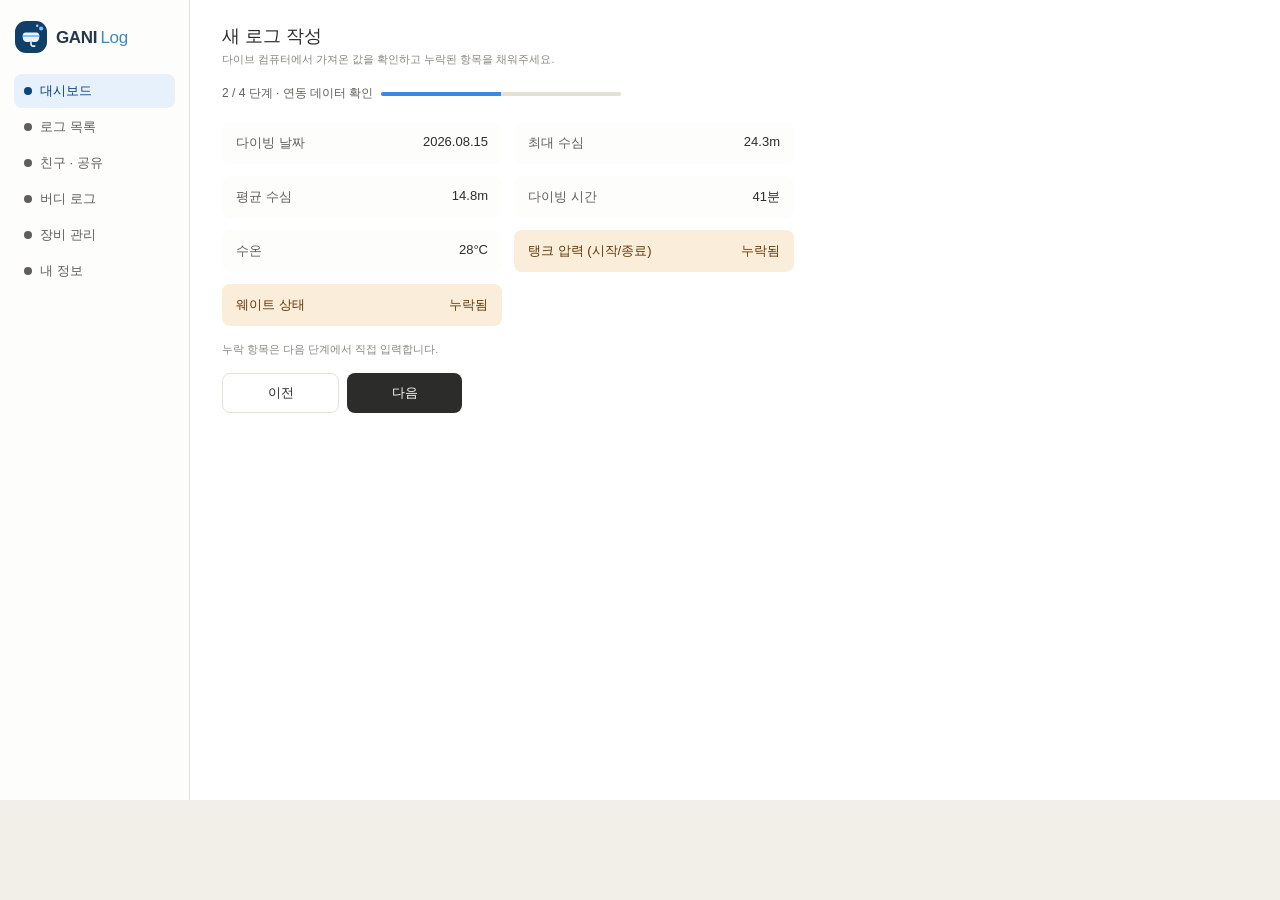
<file: files/4-로그작성-2단계.html>
<!doctype html>
<html lang="ko">
  <head>
    <meta charset="UTF-8" />
    <title>로그 작성 - 2단계</title>
    <style>
      * {
        box-sizing: border-box;
        margin: 0;
        padding: 0;
      }
      body {
        font-family:
          "Pretendard", "Noto Sans KR", "Apple SD Gothic Neo", "Malgun Gothic",
          Arial, sans-serif;
        background: #f1efe8;
        color: #2c2c2a;
      }
      .page {
        width: 1280px;
        min-height: 800px;
        margin: 0 auto;
        background: #f1efe8;
        position: relative;
      }
      .card {
        background: #fdfdfb;
        border-radius: 12px;
      }
      .content {
        background: #ffffff;
      }
      .btn {
        display: inline-flex;
        align-items: center;
        justify-content: center;
        height: 40px;
        padding: 0 16px;
        border-radius: 8px;
        font-size: 13px;
        font-weight: 500;
        border: 1px solid #e4e1d6;
        background: transparent;
        color: #2c2c2a;
        cursor: pointer;
      }
      .btn-primary {
        background: #2c2c2a;
        color: #ffffff;
        border: none;
      }
      .input {
        width: 100%;
        height: 40px;
        border-radius: 8px;
        border: 1px solid #e4e1d6;
        background: #ffffff;
        padding: 0 12px;
        font-size: 13px;
        color: #2c2c2a;
      }
      .input::placeholder {
        color: #888780;
      }
      .label {
        font-size: 12px;
        color: #5f5e5a;
        margin-bottom: 6px;
        display: block;
      }
      .muted {
        color: #888780;
        font-size: 11px;
      }
      .badge {
        display: inline-block;
        font-size: 11px;
        font-weight: 500;
        padding: 4px 12px;
        border-radius: 999px;
      }
      .sidebar {
        width: 190px;
        background: #fdfdfb;
        border-right: 0.5px solid #e4e1d6;
        padding: 20px 14px;
        position: absolute;
        left: 0;
        top: 0;
        bottom: 0;
      }
      .sidelink {
        display: flex;
        align-items: center;
        gap: 8px;
        font-size: 13px;
        color: #5f5e5a;
        padding: 8px 10px;
        border-radius: 8px;
      }
      .sidelink.active {
        color: #0c447c;
        background: #e6f1fb;
        font-weight: 500;
      }
      .dot {
        width: 8px;
        height: 8px;
        border-radius: 50%;
        background: currentColor;
        display: inline-block;
      }
      .content-area {
        margin-left: 190px;
        background: #ffffff;
        min-height: 800px;
        padding: 24px 32px;
      }
    </style>
  </head>
  <body>
    <div class="page">
      <div class="sidebar">
        <p style="font-size: 15px; font-weight: 500; margin-bottom: 24px">
          GANI Log
        </p>
        <div style="display: flex; flex-direction: column; gap: 2px">
          <div class="sidelink active"><span class="dot"></span>대시보드</div>
          <div class="sidelink"><span class="dot"></span>로그 목록</div>
          <div class="sidelink"><span class="dot"></span>장비 관리</div>
          <div class="sidelink"><span class="dot"></span>내 정보</div>
        </div>
      </div>
      <div class="content-area">
        <p style="font-size: 18px; font-weight: 500; margin-bottom: 4px">
          새 로그 작성
        </p>
        <p class="muted" style="margin-bottom: 18px">
          다이브 컴퓨터에서 가져온 값을 확인하고 누락된 항목을 채워주세요.
        </p>
        <div
          style="
            display: flex;
            align-items: center;
            gap: 8px;
            margin-bottom: 20px;
          "
        >
          <span style="font-size: 12px; color: #5f5e5a; white-space: nowrap"
            >2 / 4 단계 · 연동 데이터 확인</span
          >
          <div
            style="
              width: 240px;
              height: 4px;
              background: #e4e1d6;
              border-radius: 2px;
              overflow: hidden;
            "
          >
            <div style="width: 50%; height: 100%; background: #378add"></div>
          </div>
        </div>
        <div
          style="
            display: grid;
            grid-template-columns: repeat(2, 280px);
            gap: 12px;
            margin-bottom: 16px;
          "
        >
          <div
            style="
              display: flex;
              justify-content: space-between;
              padding: 12px 14px;
              background: #fdfdfb;
              border-radius: 8px;
            "
          >
            <span style="font-size: 13px; color: #5f5e5a">다이빙 날짜</span
            ><span style="font-size: 13px; color: #2c2c2a; font-weight: 400"
              >2026.08.15</span
            >
          </div>
          <div
            style="
              display: flex;
              justify-content: space-between;
              padding: 12px 14px;
              background: #fdfdfb;
              border-radius: 8px;
            "
          >
            <span style="font-size: 13px; color: #5f5e5a">최대 수심</span
            ><span style="font-size: 13px; color: #2c2c2a; font-weight: 400"
              >24.3m</span
            >
          </div>
          <div
            style="
              display: flex;
              justify-content: space-between;
              padding: 12px 14px;
              background: #fdfdfb;
              border-radius: 8px;
            "
          >
            <span style="font-size: 13px; color: #5f5e5a">평균 수심</span
            ><span style="font-size: 13px; color: #2c2c2a; font-weight: 400"
              >14.8m</span
            >
          </div>
          <div
            style="
              display: flex;
              justify-content: space-between;
              padding: 12px 14px;
              background: #fdfdfb;
              border-radius: 8px;
            "
          >
            <span style="font-size: 13px; color: #5f5e5a">다이빙 시간</span
            ><span style="font-size: 13px; color: #2c2c2a; font-weight: 400"
              >41분</span
            >
          </div>
          <div
            style="
              display: flex;
              justify-content: space-between;
              padding: 12px 14px;
              background: #fdfdfb;
              border-radius: 8px;
            "
          >
            <span style="font-size: 13px; color: #5f5e5a">수온</span
            ><span style="font-size: 13px; color: #2c2c2a; font-weight: 400"
              >28°C</span
            >
          </div>
          <div
            style="
              display: flex;
              justify-content: space-between;
              padding: 12px 14px;
              background: #faeeda;
              border-radius: 8px;
            "
          >
            <span style="font-size: 13px; color: #633806"
              >탱크 압력 (시작/종료)</span
            ><span style="font-size: 13px; color: #633806; font-weight: 500"
              >누락됨</span
            >
          </div>
          <div
            style="
              display: flex;
              justify-content: space-between;
              padding: 12px 14px;
              background: #faeeda;
              border-radius: 8px;
            "
          >
            <span style="font-size: 13px; color: #633806">웨이트 상태</span
            ><span style="font-size: 13px; color: #633806; font-weight: 500"
              >누락됨</span
            >
          </div>
        </div>
        <p class="muted" style="margin-bottom: 16px">
          누락 항목은 다음 단계에서 직접 입력합니다.
        </p>
        <div style="display: flex; gap: 8px; max-width: 240px">
          <button class="btn" style="flex: 1">이전</button>
          <button class="btn btn-primary" style="flex: 1">다음</button>
        </div>
      </div>
    </div>
    <script src="prototype.js?v=22"></script>
  </body>
</html>
</file>
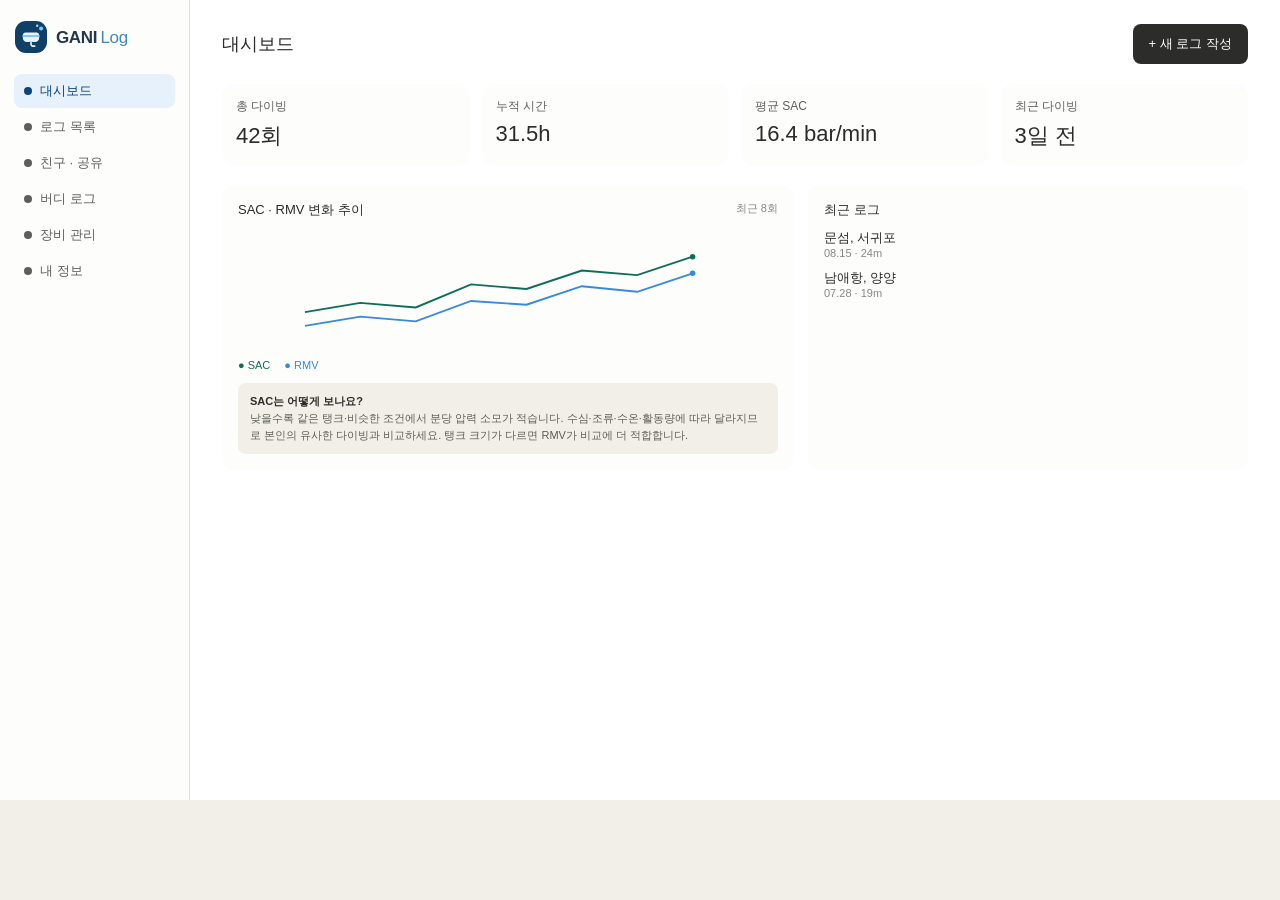
<file: files/5-대시보드.html>
<!doctype html>
<html lang="ko">
  <head>
    <meta charset="UTF-8" />
    <title>대시보드</title>
    <style>
      * {
        box-sizing: border-box;
        margin: 0;
        padding: 0;
      }
      body {
        font-family:
          "Pretendard", "Noto Sans KR", "Apple SD Gothic Neo", "Malgun Gothic",
          Arial, sans-serif;
        background: #f1efe8;
        color: #2c2c2a;
      }
      .page {
        width: 1280px;
        min-height: 800px;
        margin: 0 auto;
        background: #f1efe8;
        position: relative;
      }
      .card {
        background: #fdfdfb;
        border-radius: 12px;
      }
      .content {
        background: #ffffff;
      }
      .btn {
        display: inline-flex;
        align-items: center;
        justify-content: center;
        height: 40px;
        padding: 0 16px;
        border-radius: 8px;
        font-size: 13px;
        font-weight: 500;
        border: 1px solid #e4e1d6;
        background: transparent;
        color: #2c2c2a;
        cursor: pointer;
      }
      .btn-primary {
        background: #2c2c2a;
        color: #ffffff;
        border: none;
      }
      .input {
        width: 100%;
        height: 40px;
        border-radius: 8px;
        border: 1px solid #e4e1d6;
        background: #ffffff;
        padding: 0 12px;
        font-size: 13px;
        color: #2c2c2a;
      }
      .input::placeholder {
        color: #888780;
      }
      .label {
        font-size: 12px;
        color: #5f5e5a;
        margin-bottom: 6px;
        display: block;
      }
      .muted {
        color: #888780;
        font-size: 11px;
      }
      .badge {
        display: inline-block;
        font-size: 11px;
        font-weight: 500;
        padding: 4px 12px;
        border-radius: 999px;
      }
      .sidebar {
        width: 190px;
        background: #fdfdfb;
        border-right: 0.5px solid #e4e1d6;
        padding: 20px 14px;
        position: absolute;
        left: 0;
        top: 0;
        bottom: 0;
      }
      .sidelink {
        display: flex;
        align-items: center;
        gap: 8px;
        font-size: 13px;
        color: #5f5e5a;
        padding: 8px 10px;
        border-radius: 8px;
      }
      .sidelink.active {
        color: #0c447c;
        background: #e6f1fb;
        font-weight: 500;
      }
      .dot {
        width: 8px;
        height: 8px;
        border-radius: 50%;
        background: currentColor;
        display: inline-block;
      }
      .content-area {
        margin-left: 190px;
        background: #ffffff;
        min-height: 800px;
        padding: 24px 32px;
      }
    </style>
  </head>
  <body>
    <div class="page">
      <div class="sidebar">
        <p style="font-size: 15px; font-weight: 500; margin-bottom: 24px">
          GANI Log
        </p>
        <div style="display: flex; flex-direction: column; gap: 2px">
          <div class="sidelink active"><span class="dot"></span>대시보드</div>
          <div class="sidelink"><span class="dot"></span>로그 목록</div>
          <div class="sidelink"><span class="dot"></span>장비 관리</div>
          <div class="sidelink"><span class="dot"></span>내 정보</div>
        </div>
      </div>
      <div class="content-area">
        <div
          style="
            display: flex;
            justify-content: space-between;
            align-items: center;
            margin-bottom: 20px;
          "
        >
          <p style="font-size: 18px; font-weight: 500">대시보드</p>
          <button class="btn btn-primary">+ 새 로그 작성</button>
        </div>
        <div
          style="
            display: grid;
            grid-template-columns: repeat(4, 1fr);
            gap: 12px;
            margin-bottom: 20px;
          "
        >
          <div class="card" style="padding: 14px">
            <p style="font-size: 12px; color: #5f5e5a; margin-bottom: 6px">
              총 다이빙
            </p>
            <p style="font-size: 22px; font-weight: 500">42회</p>
          </div>
          <div class="card" style="padding: 14px">
            <p style="font-size: 12px; color: #5f5e5a; margin-bottom: 6px">
              누적 시간
            </p>
            <p style="font-size: 22px; font-weight: 500">31.5h</p>
          </div>
          <div class="card" style="padding: 14px">
            <p style="font-size: 12px; color: #5f5e5a; margin-bottom: 6px">
              평균 SAC
            </p>
            <p style="font-size: 22px; font-weight: 500">16.4 bar/min</p>
          </div>
          <div class="card" style="padding: 14px">
            <p style="font-size: 12px; color: #5f5e5a; margin-bottom: 6px">
              최근 다이빙
            </p>
            <p style="font-size: 22px; font-weight: 500">3일 전</p>
          </div>
        </div>
        <div style="display: grid; grid-template-columns: 1.3fr 1fr; gap: 14px">
          <div class="card" style="padding: 16px">
            <div
              style="
                display: flex;
                justify-content: space-between;
                margin-bottom: 10px;
              "
            >
              <span style="font-size: 13px; font-weight: 500"
                >SAC · RMV 변화 추이</span
              >
              <span class="muted">최근 8회</span>
            </div>
            <svg viewBox="0 0 460 130" style="width: 100%; height: 120px">
              <polyline
                points="10,90 70,80 130,85 190,60 250,65 310,45 370,50 430,30"
                fill="none"
                stroke="#0F6E56"
                stroke-width="2"
              />
              <polyline
                points="10,105 70,95 130,100 190,78 250,82 310,62 370,68 430,48"
                fill="none"
                stroke="#378ADD"
                stroke-width="2"
              />
              <circle cx="430" cy="30" r="3" fill="#0F6E56" />
              <circle cx="430" cy="48" r="3" fill="#378ADD" />
            </svg>
            <div style="display: flex; gap: 14px; margin-top: 6px">
              <span style="font-size: 11px; color: #0f6e56">● SAC</span>
              <span style="font-size: 11px; color: #378add">● RMV</span>
            </div>
            <div
              style="
                margin-top: 12px;
                padding: 10px 12px;
                border-radius: 8px;
                background: #f1efe8;
                font-size: 11px;
                line-height: 1.55;
                color: #5f5e5a;
              "
            >
              <strong style="color: #2c2c2a">SAC는 어떻게 보나요?</strong><br />
              낮을수록 같은 탱크·비슷한 조건에서 분당 압력 소모가 적습니다.
              수심·조류·수온·활동량에 따라 달라지므로 본인의 유사한 다이빙과
              비교하세요. 탱크 크기가 다르면 RMV가 비교에 더 적합합니다.
            </div>
          </div>
          <div class="card" style="padding: 16px">
            <p style="font-size: 13px; font-weight: 500; margin-bottom: 10px">
              최근 로그
            </p>
            <div style="display: flex; flex-direction: column; gap: 10px">
              <div>
                <p style="font-size: 13px">문섬, 서귀포</p>
                <p class="muted">08.15 · 24m</p>
              </div>
              <div>
                <p style="font-size: 13px">남애항, 양양</p>
                <p class="muted">07.28 · 19m</p>
              </div>
            </div>
          </div>
        </div>
      </div>
    </div>
    <script src="prototype.js?v=22"></script>
  </body>
</html>
</file>
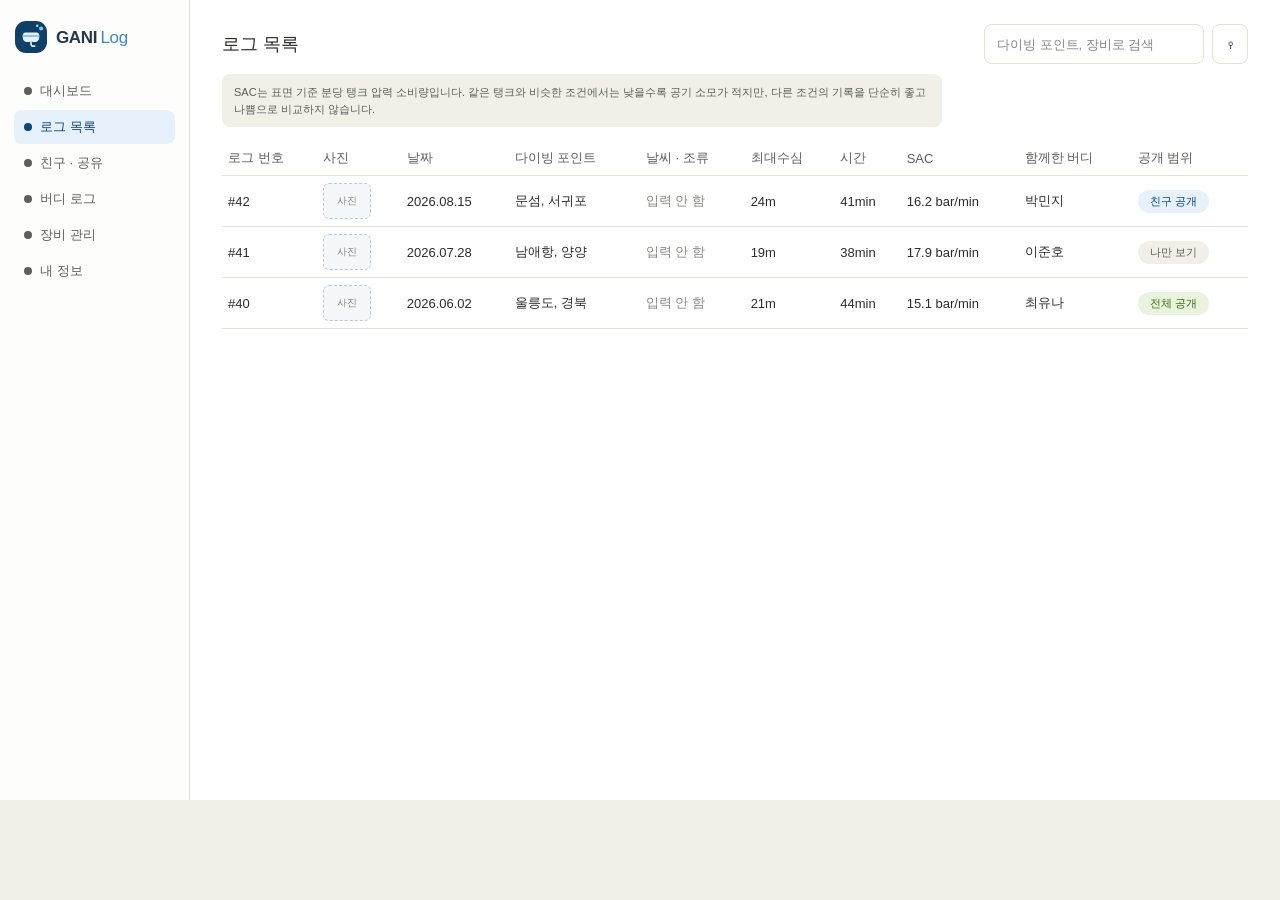
<file: files/6-로그목록.html>
<!doctype html>
<html lang="ko">
  <head>
    <meta charset="UTF-8" />
    <title>로그 목록</title>
    <style>
      * {
        box-sizing: border-box;
        margin: 0;
        padding: 0;
      }
      body {
        font-family:
          "Pretendard", "Noto Sans KR", "Apple SD Gothic Neo", "Malgun Gothic",
          Arial, sans-serif;
        background: #f1efe8;
        color: #2c2c2a;
      }
      .page {
        width: 1280px;
        min-height: 800px;
        margin: 0 auto;
        background: #f1efe8;
        position: relative;
      }
      .card {
        background: #fdfdfb;
        border-radius: 12px;
      }
      .content {
        background: #ffffff;
      }
      .btn {
        display: inline-flex;
        align-items: center;
        justify-content: center;
        height: 40px;
        padding: 0 16px;
        border-radius: 8px;
        font-size: 13px;
        font-weight: 500;
        border: 1px solid #e4e1d6;
        background: transparent;
        color: #2c2c2a;
        cursor: pointer;
      }
      .btn-primary {
        background: #2c2c2a;
        color: #ffffff;
        border: none;
      }
      .input {
        width: 100%;
        height: 40px;
        border-radius: 8px;
        border: 1px solid #e4e1d6;
        background: #ffffff;
        padding: 0 12px;
        font-size: 13px;
        color: #2c2c2a;
      }
      .input::placeholder {
        color: #888780;
      }
      .label {
        font-size: 12px;
        color: #5f5e5a;
        margin-bottom: 6px;
        display: block;
      }
      .muted {
        color: #888780;
        font-size: 11px;
      }
      .badge {
        display: inline-block;
        font-size: 11px;
        font-weight: 500;
        padding: 4px 12px;
        border-radius: 999px;
      }
      .sidebar {
        width: 190px;
        background: #fdfdfb;
        border-right: 0.5px solid #e4e1d6;
        padding: 20px 14px;
        position: absolute;
        left: 0;
        top: 0;
        bottom: 0;
      }
      .sidelink {
        display: flex;
        align-items: center;
        gap: 8px;
        font-size: 13px;
        color: #5f5e5a;
        padding: 8px 10px;
        border-radius: 8px;
      }
      .sidelink.active {
        color: #0c447c;
        background: #e6f1fb;
        font-weight: 500;
      }
      .dot {
        width: 8px;
        height: 8px;
        border-radius: 50%;
        background: currentColor;
        display: inline-block;
      }
      .content-area {
        margin-left: 190px;
        background: #ffffff;
        min-height: 800px;
        padding: 24px 32px;
      }
    </style>
  </head>
  <body>
    <div class="page">
      <div class="sidebar">
        <p style="font-size: 15px; font-weight: 500; margin-bottom: 24px">
          GANI Log
        </p>
        <div style="display: flex; flex-direction: column; gap: 2px">
          <div class="sidelink"><span class="dot"></span>대시보드</div>
          <div class="sidelink active"><span class="dot"></span>로그 목록</div>
          <div class="sidelink"><span class="dot"></span>장비 관리</div>
          <div class="sidelink"><span class="dot"></span>내 정보</div>
        </div>
      </div>
      <div class="content-area">
        <div
          style="
            display: flex;
            justify-content: space-between;
            align-items: center;
            margin-bottom: 16px;
          "
        >
          <p style="font-size: 18px; font-weight: 500">로그 목록</p>
          <div style="display: flex; gap: 8px">
            <input
              class="input"
              style="width: 220px"
              placeholder="다이빙 포인트, 장비로 검색"
            />
            <button class="btn" style="width: 36px; padding: 0">⚲</button>
          </div>
        </div>
        <p
          style="
            margin: -6px 0 14px;
            padding: 10px 12px;
            max-width: 720px;
            border-radius: 8px;
            background: #f1efe8;
            color: #5f5e5a;
            font-size: 11px;
            line-height: 1.5;
          "
        >
          SAC는 표면 기준 분당 탱크 압력 소비량입니다. 같은 탱크와 비슷한
          조건에서는 낮을수록 공기 소모가 적지만, 다른 조건의 기록을 단순히
          좋고 나쁨으로 비교하지 않습니다.
        </p>
        <table style="width: 100%; border-collapse: collapse; font-size: 13px">
          <thead>
            <tr style="border-bottom: 0.5px solid #e4e1d6; text-align: left">
              <th style="padding: 8px 6px; font-weight: 500; color: #5f5e5a">
                로그 번호
              </th>
              <th style="padding: 8px 6px; font-weight: 500; color: #5f5e5a">
                사진
              </th>
              <th style="padding: 8px 6px; font-weight: 500; color: #5f5e5a">
                날짜
              </th>
              <th style="padding: 8px 6px; font-weight: 500; color: #5f5e5a">
                다이빙 포인트
              </th>
              <th style="padding: 8px 6px; font-weight: 500; color: #5f5e5a">
                날씨 · 조류
              </th>
              <th style="padding: 8px 6px; font-weight: 500; color: #5f5e5a">
                최대수심
              </th>
              <th style="padding: 8px 6px; font-weight: 500; color: #5f5e5a">
                시간
              </th>
              <th style="padding: 8px 6px; font-weight: 500; color: #5f5e5a">
                SAC
              </th>
              <th style="padding: 8px 6px; font-weight: 500; color: #5f5e5a">
                함께한 버디
              </th>
              <th style="padding: 8px 6px; font-weight: 500; color: #5f5e5a">
                공개 범위
              </th>
            </tr>
          </thead>
          <tbody>
            <tr style="border-bottom: 0.5px solid #e4e1d6">
              <td style="padding: 10px 6px; font-weight: 500">#42</td>
              <td style="padding: 7px 6px">
                <div style="width: 48px; height: 36px; display: grid; place-items: center; border: 1px dashed #b9c9d8; border-radius: 6px; background: #f5f8fa; color: #888780; font-size: 10px">사진</div>
              </td>
              <td style="padding: 10px 6px">2026.08.15</td>
              <td style="padding: 10px 6px">문섬, 서귀포</td>
              <td style="padding: 10px 6px; color: #888780">입력 안 함</td>
              <td style="padding: 10px 6px">24m</td>
              <td style="padding: 10px 6px">41min</td>
              <td style="padding: 10px 6px">16.2 bar/min</td>
              <td style="padding: 10px 6px">박민지</td>
              <td style="padding: 10px 6px">
                <span class="badge" style="background: #e6f1fb; color: #0c447c">친구 공개</span>
              </td>
            </tr>
            <tr style="border-bottom: 0.5px solid #e4e1d6">
              <td style="padding: 10px 6px; font-weight: 500">#41</td>
              <td style="padding: 7px 6px">
                <div style="width: 48px; height: 36px; display: grid; place-items: center; border: 1px dashed #b9c9d8; border-radius: 6px; background: #f5f8fa; color: #888780; font-size: 10px">사진</div>
              </td>
              <td style="padding: 10px 6px">2026.07.28</td>
              <td style="padding: 10px 6px">남애항, 양양</td>
              <td style="padding: 10px 6px; color: #888780">입력 안 함</td>
              <td style="padding: 10px 6px">19m</td>
              <td style="padding: 10px 6px">38min</td>
              <td style="padding: 10px 6px">17.9 bar/min</td>
              <td style="padding: 10px 6px">이준호</td>
              <td style="padding: 10px 6px">
                <span class="badge" style="background: #f1efe8; color: #5f5e5a">나만 보기</span>
              </td>
            </tr>
            <tr style="border-bottom: 0.5px solid #e4e1d6">
              <td style="padding: 10px 6px; font-weight: 500">#40</td>
              <td style="padding: 7px 6px">
                <div style="width: 48px; height: 36px; display: grid; place-items: center; border: 1px dashed #b9c9d8; border-radius: 6px; background: #f5f8fa; color: #888780; font-size: 10px">사진</div>
              </td>
              <td style="padding: 10px 6px">2026.06.02</td>
              <td style="padding: 10px 6px">울릉도, 경북</td>
              <td style="padding: 10px 6px; color: #888780">입력 안 함</td>
              <td style="padding: 10px 6px">21m</td>
              <td style="padding: 10px 6px">44min</td>
              <td style="padding: 10px 6px">15.1 bar/min</td>
              <td style="padding: 10px 6px">최유나</td>
              <td style="padding: 10px 6px">
                <span class="badge" style="background: #eaf3de; color: #3b6d11">전체 공개</span>
              </td>
            </tr>
          </tbody>
        </table>
      </div>
    </div>
    <script src="prototype.js?v=22"></script>
  </body>
</html>
</file>
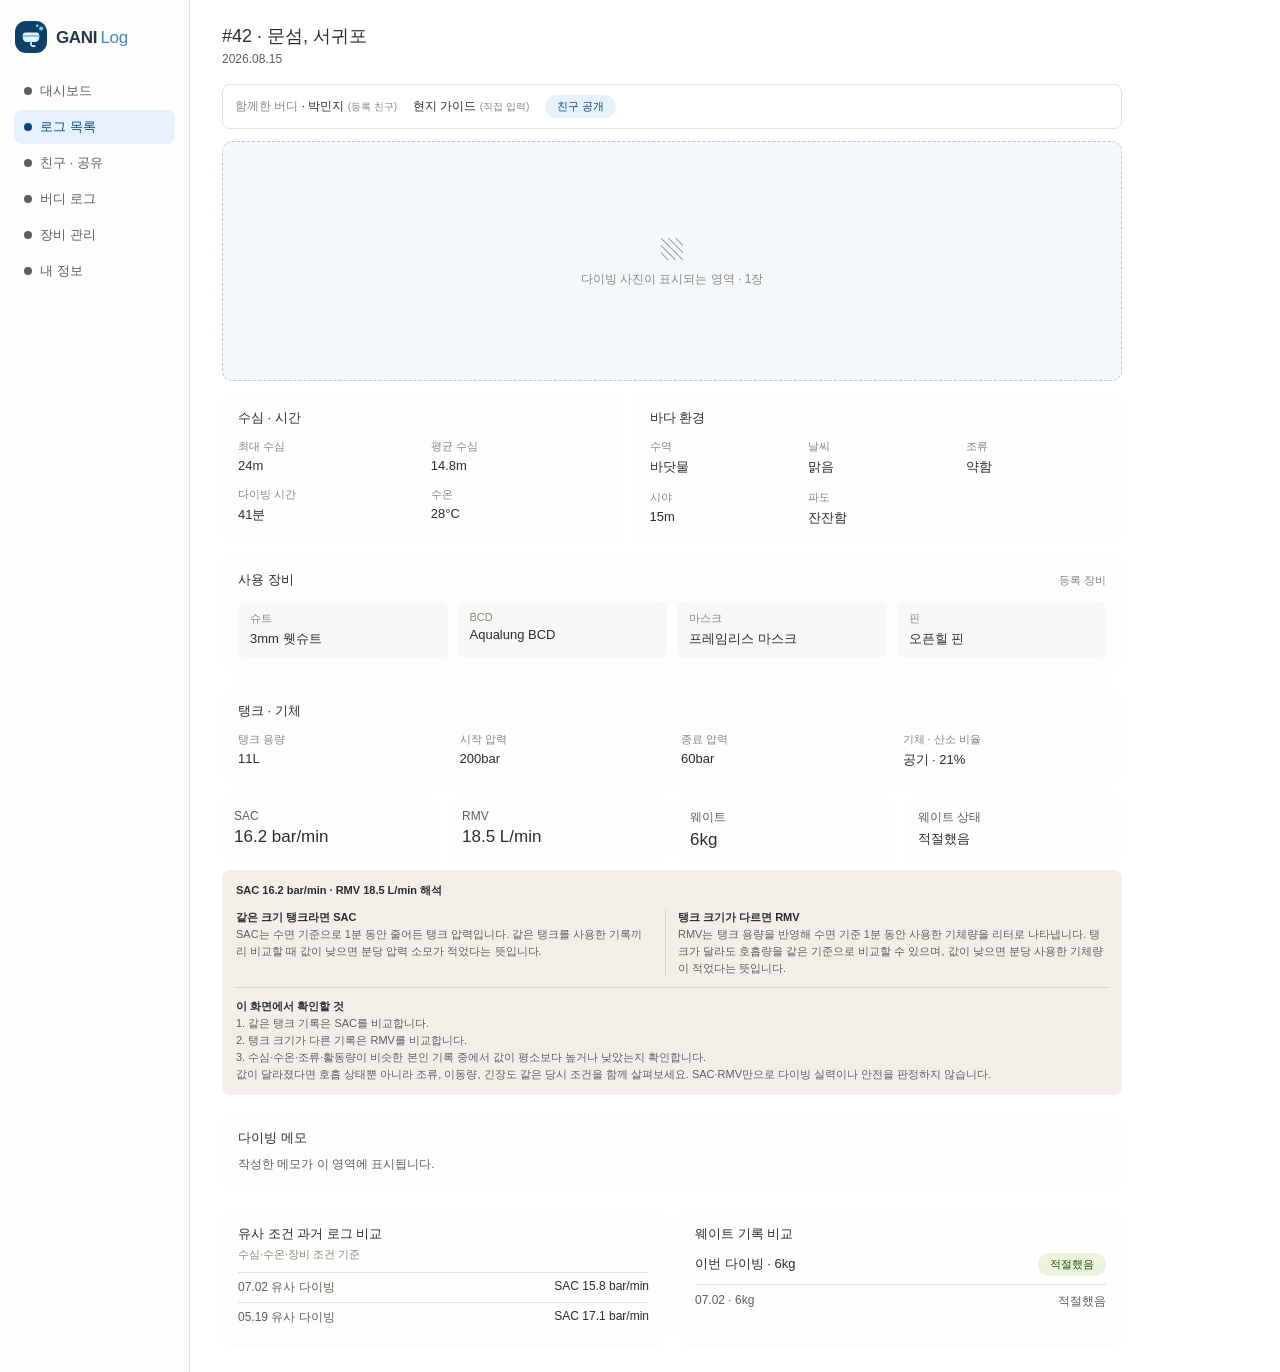
<file: files/7-로그상세.html>
<!doctype html>
<html lang="ko">
  <head>
    <meta charset="UTF-8" />
    <title>로그 상세</title>
    <style>
      * {
        box-sizing: border-box;
        margin: 0;
        padding: 0;
      }
      body {
        font-family:
          "Pretendard", "Noto Sans KR", "Apple SD Gothic Neo", "Malgun Gothic",
          Arial, sans-serif;
        background: #f1efe8;
        color: #2c2c2a;
      }
      .page {
        width: 1280px;
        min-height: 800px;
        margin: 0 auto;
        background: #f1efe8;
        position: relative;
      }
      .card {
        background: #fdfdfb;
        border-radius: 12px;
      }
      .content {
        background: #ffffff;
      }
      .btn {
        display: inline-flex;
        align-items: center;
        justify-content: center;
        height: 40px;
        padding: 0 16px;
        border-radius: 8px;
        font-size: 13px;
        font-weight: 500;
        border: 1px solid #e4e1d6;
        background: transparent;
        color: #2c2c2a;
        cursor: pointer;
      }
      .btn-primary {
        background: #2c2c2a;
        color: #ffffff;
        border: none;
      }
      .input {
        width: 100%;
        height: 40px;
        border-radius: 8px;
        border: 1px solid #e4e1d6;
        background: #ffffff;
        padding: 0 12px;
        font-size: 13px;
        color: #2c2c2a;
      }
      .input::placeholder {
        color: #888780;
      }
      .label {
        font-size: 12px;
        color: #5f5e5a;
        margin-bottom: 6px;
        display: block;
      }
      .muted {
        color: #888780;
        font-size: 11px;
      }
      .badge {
        display: inline-block;
        font-size: 11px;
        font-weight: 500;
        padding: 4px 12px;
        border-radius: 999px;
      }
      .sidebar {
        width: 190px;
        background: #fdfdfb;
        border-right: 0.5px solid #e4e1d6;
        padding: 20px 14px;
        position: absolute;
        left: 0;
        top: 0;
        bottom: 0;
      }
      .sidelink {
        display: flex;
        align-items: center;
        gap: 8px;
        font-size: 13px;
        color: #5f5e5a;
        padding: 8px 10px;
        border-radius: 8px;
      }
      .sidelink.active {
        color: #0c447c;
        background: #e6f1fb;
        font-weight: 500;
      }
      .dot {
        width: 8px;
        height: 8px;
        border-radius: 50%;
        background: currentColor;
        display: inline-block;
      }
      .content-area {
        margin-left: 190px;
        background: #ffffff;
        min-height: 800px;
        padding: 24px 32px;
      }
    </style>
  </head>
  <body>
    <div class="page">
      <div class="sidebar">
        <p style="font-size: 15px; font-weight: 500; margin-bottom: 24px">
          GANI Log
        </p>
        <div style="display: flex; flex-direction: column; gap: 2px">
          <div class="sidelink"><span class="dot"></span>대시보드</div>
          <div class="sidelink active"><span class="dot"></span>로그 목록</div>
          <div class="sidelink"><span class="dot"></span>장비 관리</div>
          <div class="sidelink"><span class="dot"></span>내 정보</div>
        </div>
      </div>
      <div class="content-area">
        <p id="log-detail-title" style="font-size: 18px; font-weight: 500; margin-bottom: 4px">
          #42 · 문섬, 서귀포
        </p>
        <p id="log-detail-date" style="font-size: 12px; color: #5f5e5a; margin-bottom: 18px">
          2026.08.15
        </p>
        <div
          style="
            display: flex;
            align-items: center;
            gap: 16px;
            max-width: 900px;
            margin-bottom: 12px;
            padding: 10px 12px;
            border: 1px solid #e4e1d6;
            border-radius: 8px;
            font-size: 12px;
          "
        >
          <span><span style="color: #888780">함께한 버디</span> · 박민지 <small style="color: #888780">(등록 친구)</small></span>
          <span>현지 가이드 <small style="color: #888780">(직접 입력)</small></span>
          <span class="badge" style="background: #e6f1fb; color: #0c447c">친구 공개</span>
        </div>
        <div
          style="
            width: 100%;
            max-width: 900px;
            height: 240px;
            display: flex;
            flex-direction: column;
            align-items: center;
            justify-content: center;
            gap: 6px;
            margin-bottom: 12px;
            border: 1px dashed #b9c9d8;
            border-radius: 10px;
            background: #f5f8fa;
            color: #888780;
          "
        >
          <span style="font-size: 22px">▧</span>
          <span style="font-size: 12px">다이빙 사진이 표시되는 영역 · 1장</span>
        </div>
        <div
          style="
            max-width: 900px;
            display: grid;
            grid-template-columns: 0.9fr 1.1fr;
            gap: 12px;
            margin-bottom: 12px;
          "
        >
          <div class="card" style="padding: 16px">
            <p style="font-size: 13px; font-weight: 500; margin-bottom: 12px">수심 · 시간</p>
            <div style="display: grid; grid-template-columns: repeat(2, 1fr); gap: 14px 18px">
              <div>
                <p style="font-size: 11px; color: #888780; margin-bottom: 4px">최대 수심</p>
                <p style="font-size: 13px">24m</p>
              </div>
              <div>
                <p style="font-size: 11px; color: #888780; margin-bottom: 4px">평균 수심</p>
                <p style="font-size: 13px">14.8m</p>
              </div>
              <div>
                <p style="font-size: 11px; color: #888780; margin-bottom: 4px">다이빙 시간</p>
                <p style="font-size: 13px">41분</p>
              </div>
              <div>
                <p style="font-size: 11px; color: #888780; margin-bottom: 4px">수온</p>
                <p style="font-size: 13px">28°C</p>
              </div>
            </div>
          </div>

          <div class="card" style="padding: 16px">
            <p style="font-size: 13px; font-weight: 500; margin-bottom: 12px">바다 환경</p>
            <div style="display: grid; grid-template-columns: repeat(3, 1fr); gap: 14px 18px">
              <div>
                <p style="font-size: 11px; color: #888780; margin-bottom: 4px">수역</p>
                <p style="font-size: 13px">바닷물</p>
              </div>
              <div>
                <p style="font-size: 11px; color: #888780; margin-bottom: 4px">날씨</p>
                <p style="font-size: 13px">맑음</p>
              </div>
              <div>
                <p style="font-size: 11px; color: #888780; margin-bottom: 4px">조류</p>
                <p style="font-size: 13px">약함</p>
              </div>
              <div>
                <p style="font-size: 11px; color: #888780; margin-bottom: 4px">시야</p>
                <p style="font-size: 13px">15m</p>
              </div>
              <div>
                <p style="font-size: 11px; color: #888780; margin-bottom: 4px">파도</p>
                <p style="font-size: 13px">잔잔함</p>
              </div>
            </div>
          </div>
        </div>
        <div class="card" style="max-width: 900px; margin-bottom: 12px; padding: 16px">
          <div
            style="
              display: flex;
              align-items: center;
              justify-content: space-between;
              margin-bottom: 12px;
            "
          >
            <p style="font-size: 13px; font-weight: 500">사용 장비</p>
            <span style="font-size: 11px; color: #888780">등록 장비</span>
          </div>
          <div style="display: grid; grid-template-columns: repeat(4, 1fr); gap: 10px">
            <div style="padding: 10px 12px; border-radius: 8px; background: #f7f7f5">
              <p style="font-size: 11px; color: #888780; margin-bottom: 4px">슈트</p>
              <p style="font-size: 13px">3mm 웻슈트</p>
            </div>
            <div style="padding: 10px 12px; border-radius: 8px; background: #f7f7f5">
              <p style="font-size: 11px; color: #888780; margin-bottom: 4px">BCD</p>
              <p style="font-size: 13px">Aqualung BCD</p>
            </div>
            <div style="padding: 10px 12px; border-radius: 8px; background: #f7f7f5">
              <p style="font-size: 11px; color: #888780; margin-bottom: 4px">마스크</p>
              <p style="font-size: 13px">프레임리스 마스크</p>
            </div>
            <div style="padding: 10px 12px; border-radius: 8px; background: #f7f7f5">
              <p style="font-size: 11px; color: #888780; margin-bottom: 4px">핀</p>
              <p style="font-size: 13px">오픈힐 핀</p>
            </div>
          </div>
        </div>
        <div class="card" style="max-width: 900px; margin-bottom: 12px; padding: 16px">
          <p style="font-size: 13px; font-weight: 500; margin-bottom: 12px">탱크 · 기체</p>
          <div style="display: grid; grid-template-columns: repeat(4, 1fr); gap: 14px 18px">
            <div>
              <p style="font-size: 11px; color: #888780; margin-bottom: 4px">탱크 용량</p>
              <p style="font-size: 13px">11L</p>
            </div>
            <div>
              <p style="font-size: 11px; color: #888780; margin-bottom: 4px">시작 압력</p>
              <p style="font-size: 13px">200bar</p>
            </div>
            <div>
              <p style="font-size: 11px; color: #888780; margin-bottom: 4px">종료 압력</p>
              <p style="font-size: 13px">60bar</p>
            </div>
            <div>
              <p style="font-size: 11px; color: #888780; margin-bottom: 4px">기체 · 산소 비율</p>
              <p style="font-size: 13px">공기 · 21%</p>
            </div>
          </div>
        </div>
        <div
          style="
            display: grid;
            grid-template-columns: repeat(4, 1fr);
            gap: 12px;
            max-width: 900px;
            margin-bottom: 8px;
          "
        >
          <div class="card" style="padding: 12px">
            <p style="font-size: 12px; color: #5f5e5a; margin-bottom: 4px">
              SAC
            </p>
            <p id="log-detail-sac" style="font-size: 17px; font-weight: 500">16.2 bar/min</p>
          </div>
          <div class="card" style="padding: 12px">
            <p style="font-size: 12px; color: #5f5e5a; margin-bottom: 4px">
              RMV
            </p>
            <p style="font-size: 17px; font-weight: 500">18.5 L/min</p>
          </div>
          <div class="card" style="padding: 12px">
            <p style="font-size: 12px; color: #5f5e5a; margin-bottom: 4px">
              웨이트
            </p>
            <p style="font-size: 17px; font-weight: 500">6kg</p>
          </div>
          <div class="card" style="padding: 12px">
            <p style="font-size: 12px; color: #5f5e5a; margin-bottom: 4px">
              웨이트 상태
            </p>
            <p style="font-size: 13px; font-weight: 500">적절했음</p>
          </div>
        </div>
        <div
          style="
            max-width: 900px;
            margin-bottom: 18px;
            padding: 12px 14px;
            border-radius: 8px;
            background: #f1efe8;
            color: #5f5e5a;
            font-size: 11px;
            line-height: 1.55;
          "
        >
          <strong id="log-detail-sac-heading" style="color: #2c2c2a">SAC 16.2 bar/min · RMV 18.5 L/min 해석</strong>
          <div
            style="
              display: grid;
              grid-template-columns: 1fr 1fr;
              gap: 12px;
              margin-top: 10px;
            "
          >
            <div style="padding-right: 12px; border-right: 1px solid #d8d5ca">
              <strong style="color: #2c2c2a">같은 크기 탱크라면 SAC</strong><br />
              SAC는 수면 기준으로 1분 동안 줄어든 탱크 압력입니다. 같은 탱크를
              사용한 기록끼리 비교할 때 값이 낮으면 분당 압력 소모가 적었다는
              뜻입니다.
            </div>
            <div>
              <strong style="color: #2c2c2a">탱크 크기가 다르면 RMV</strong><br />
              RMV는 탱크 용량을 반영해 수면 기준 1분 동안 사용한 기체량을
              리터로 나타냅니다. 탱크가 달라도 호흡량을 같은 기준으로 비교할
              수 있으며, 값이 낮으면 분당 사용한 기체량이 적었다는 뜻입니다.
            </div>
          </div>
          <div
            style="
              margin-top: 10px;
              padding-top: 10px;
              border-top: 1px solid #d8d5ca;
            "
          >
            <strong style="color: #2c2c2a">이 화면에서 확인할 것</strong><br />
            1. 같은 탱크 기록은 SAC를 비교합니다.<br />
            2. 탱크 크기가 다른 기록은 RMV를 비교합니다.<br />
            3. 수심·수온·조류·활동량이 비슷한 본인 기록 중에서 값이 평소보다
            높거나 낮았는지 확인합니다.<br />
            값이 달라졌다면 호흡 상태뿐 아니라 조류, 이동량, 긴장도 같은 당시
            조건을 함께 살펴보세요. SAC·RMV만으로 다이빙 실력이나 안전을
            판정하지 않습니다.
          </div>
        </div>
        <div class="card" style="max-width: 900px; margin-bottom: 18px; padding: 16px">
          <p style="font-size: 13px; font-weight: 500; margin-bottom: 8px">다이빙 메모</p>
          <p style="font-size: 12px; color: #5f5e5a; line-height: 1.6">
            작성한 메모가 이 영역에 표시됩니다.
          </p>
        </div>
        <div
          style="
            display: grid;
            grid-template-columns: 1fr 1fr;
            gap: 14px;
            max-width: 900px;
          "
        >
          <div class="card" style="padding: 16px">
            <p style="font-size: 13px; font-weight: 500; margin-bottom: 4px">
              유사 조건 과거 로그 비교
            </p>
            <p class="muted" style="margin-bottom: 10px">
              수심·수온·장비 조건 기준
            </p>
            <div
              data-similar-log="0702"
              style="
                display: flex;
                justify-content: space-between;
                font-size: 12px;
                padding: 6px 0;
                border-top: 0.5px solid #e4e1d6;
              "
            >
              <span style="color: #5f5e5a">07.02 유사 다이빙</span
              ><span>SAC 15.8 bar/min</span>
            </div>
            <div
              data-similar-log="0519"
              style="
                display: flex;
                justify-content: space-between;
                font-size: 12px;
                padding: 6px 0;
                border-top: 0.5px solid #e4e1d6;
              "
            >
              <span style="color: #5f5e5a">05.19 유사 다이빙</span
              ><span>SAC 17.1 bar/min</span>
            </div>
          </div>
          <div class="card" style="padding: 16px">
            <p style="font-size: 13px; font-weight: 500; margin-bottom: 10px">
              웨이트 기록 비교
            </p>
            <div
              style="
                display: flex;
                justify-content: space-between;
                align-items: center;
                margin-bottom: 8px;
              "
            >
              <span style="font-size: 13px">이번 다이빙 · 6kg</span>
              <span class="badge" style="background: #eaf3de; color: #27500a"
                >적절했음</span
              >
            </div>
            <div
              style="
                display: flex;
                justify-content: space-between;
                font-size: 12px;
                color: #5f5e5a;
                padding-top: 8px;
                border-top: 0.5px solid #e4e1d6;
              "
            >
              <span>07.02 · 6kg</span><span>적절했음</span>
            </div>
          </div>
        </div>
      </div>
    </div>
    <script src="prototype.js?v=23"></script>
  </body>
</html>
</file>
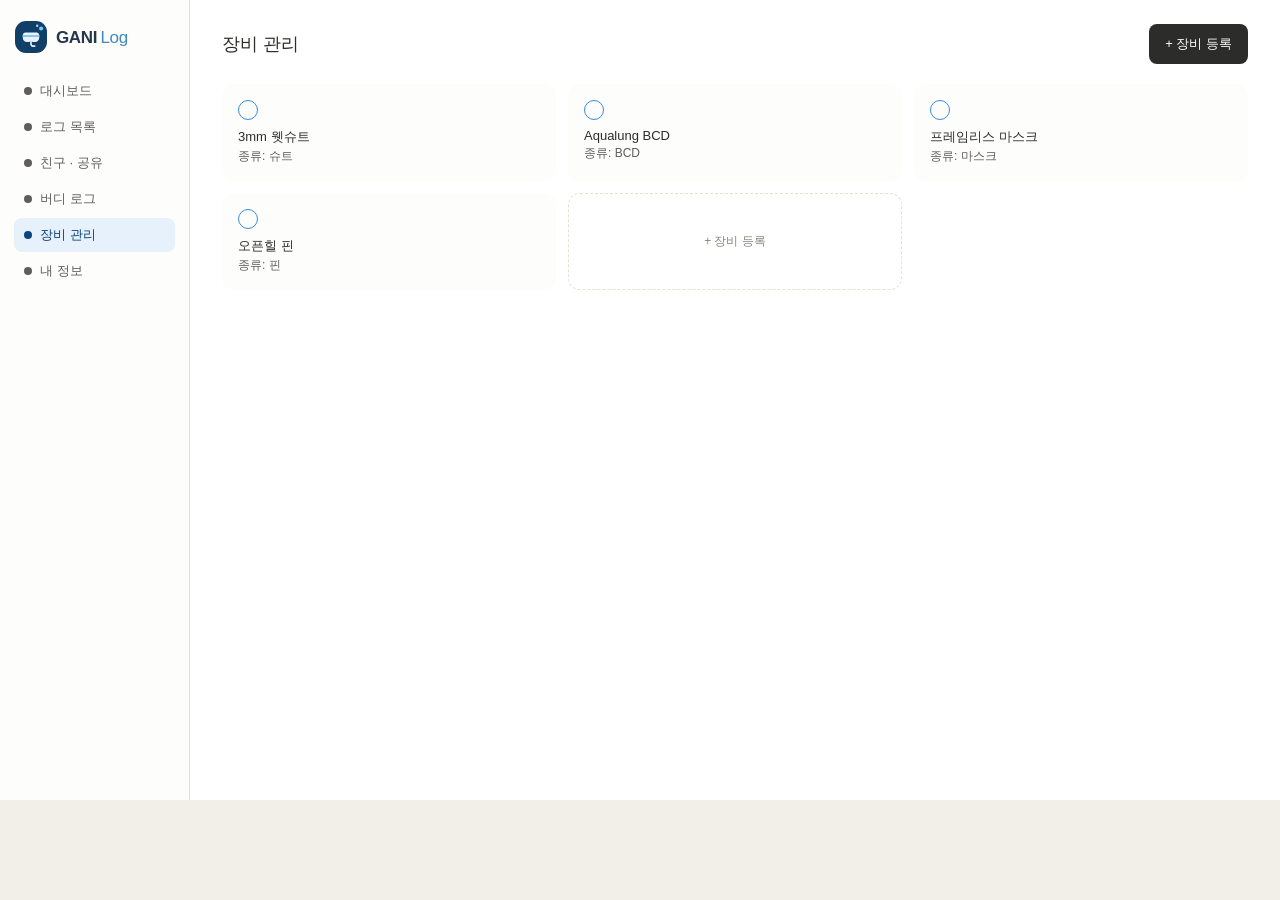
<file: files/8-장비관리.html>
<!doctype html>
<html lang="ko">
  <head>
    <meta charset="UTF-8" />
    <title>장비 관리</title>
    <style>
      * {
        box-sizing: border-box;
        margin: 0;
        padding: 0;
      }
      body {
        font-family:
          "Pretendard", "Noto Sans KR", "Apple SD Gothic Neo", "Malgun Gothic",
          Arial, sans-serif;
        background: #f1efe8;
        color: #2c2c2a;
      }
      .page {
        width: 1280px;
        min-height: 800px;
        margin: 0 auto;
        background: #f1efe8;
        position: relative;
      }
      .card {
        background: #fdfdfb;
        border-radius: 12px;
      }
      .content {
        background: #ffffff;
      }
      .btn {
        display: inline-flex;
        align-items: center;
        justify-content: center;
        height: 40px;
        padding: 0 16px;
        border-radius: 8px;
        font-size: 13px;
        font-weight: 500;
        border: 1px solid #e4e1d6;
        background: transparent;
        color: #2c2c2a;
        cursor: pointer;
      }
      .btn-primary {
        background: #2c2c2a;
        color: #ffffff;
        border: none;
      }
      .input {
        width: 100%;
        height: 40px;
        border-radius: 8px;
        border: 1px solid #e4e1d6;
        background: #ffffff;
        padding: 0 12px;
        font-size: 13px;
        color: #2c2c2a;
      }
      .input::placeholder {
        color: #888780;
      }
      .label {
        font-size: 12px;
        color: #5f5e5a;
        margin-bottom: 6px;
        display: block;
      }
      .muted {
        color: #888780;
        font-size: 11px;
      }
      .badge {
        display: inline-block;
        font-size: 11px;
        font-weight: 500;
        padding: 4px 12px;
        border-radius: 999px;
      }
      .sidebar {
        width: 190px;
        background: #fdfdfb;
        border-right: 0.5px solid #e4e1d6;
        padding: 20px 14px;
        position: absolute;
        left: 0;
        top: 0;
        bottom: 0;
      }
      .sidelink {
        display: flex;
        align-items: center;
        gap: 8px;
        font-size: 13px;
        color: #5f5e5a;
        padding: 8px 10px;
        border-radius: 8px;
      }
      .sidelink.active {
        color: #0c447c;
        background: #e6f1fb;
        font-weight: 500;
      }
      .dot {
        width: 8px;
        height: 8px;
        border-radius: 50%;
        background: currentColor;
        display: inline-block;
      }
      .content-area {
        margin-left: 190px;
        background: #ffffff;
        min-height: 800px;
        padding: 24px 32px;
      }
      .equipment-form {
        display: none;
        max-width: 760px;
        margin-bottom: 20px;
        padding: 18px;
        border: 1px solid #e4e1d6;
        border-radius: 12px;
        background: #fdfdfb;
      }
      .equipment-form.open {
        display: block;
      }
      .form-grid {
        display: grid;
        grid-template-columns: 1fr 180px 200px;
        gap: 12px;
      }
      .form-actions {
        display: flex;
        gap: 8px;
        margin-top: 16px;
      }
      .form-error {
        min-height: 17px;
        margin-top: 8px;
        color: #a32d2d;
        font-size: 11px;
      }
    </style>
  </head>
  <body>
    <div class="page">
      <div class="sidebar">
        <p style="font-size: 15px; font-weight: 500; margin-bottom: 24px">
          GANI Log
        </p>
        <div style="display: flex; flex-direction: column; gap: 2px">
          <div class="sidelink"><span class="dot"></span>대시보드</div>
          <div class="sidelink"><span class="dot"></span>로그 목록</div>
          <div class="sidelink active"><span class="dot"></span>장비 관리</div>
          <div class="sidelink"><span class="dot"></span>내 정보</div>
        </div>
      </div>
      <div class="content-area">
        <div
          style="
            display: flex;
            justify-content: space-between;
            align-items: center;
            margin-bottom: 20px;
          "
        >
          <p style="font-size: 18px; font-weight: 500">장비 관리</p>
          <button id="open-equipment-form-button" class="btn btn-primary">
            + 장비 등록
          </button>
        </div>
        <form id="equipment-form" class="equipment-form" novalidate>
          <div class="form-grid">
            <div>
              <label class="label" for="equipment-name-input">장비 이름</label>
              <input
                id="equipment-name-input"
                class="input"
                name="name"
                placeholder="예: 5mm 웻슈트"
                required
              />
            </div>
            <div>
              <label class="label" for="equipment-type-input">장비 종류</label>
              <select
                id="equipment-type-input"
                class="input"
                name="type"
                required
              >
                <option value="">선택하세요</option>
                <option value="슈트">슈트</option>
                <option value="BCD">BCD</option>
                <option value="탱크">탱크</option>
                <option value="웨이트">웨이트</option>
                <option value="호흡기">호흡기</option>
                <option value="핀">핀</option>
                <option value="마스크">마스크</option>
                <option value="다이브 컴퓨터">다이브 컴퓨터</option>
                <option value="기타">기타</option>
              </select>
            </div>
            <div>
              <label class="label" for="equipment-subtype-input"
                >세부 종류</label
              >
              <select
                id="equipment-subtype-input"
                class="input"
                name="subtype"
                required
                disabled
              >
                <option value="">장비 종류를 먼저 선택하세요</option>
              </select>
            </div>
          </div>
          <p id="equipment-form-error" class="form-error" role="alert"></p>
          <div class="form-actions">
            <button id="cancel-equipment-button" class="btn" type="button">
              취소
            </button>
            <button class="btn btn-primary" type="submit">저장</button>
          </div>
        </form>
        <div
          id="equipment-grid"
          style="
            display: grid;
            grid-template-columns: repeat(3, 1fr);
            gap: 12px;
          "
        >
          <div class="card" style="padding: 16px">
            <div
              style="
                width: 20px;
                height: 20px;
                border-radius: 50%;
                border: 1.5px solid #378add;
                margin-bottom: 8px;
              "
            ></div>
            <p style="font-size: 13px; font-weight: 500; margin-bottom: 2px">
              3mm 웻슈트
            </p>
            <p style="font-size: 12px; color: #5f5e5a">종류: 슈트</p>
          </div>
          <div class="card" style="padding: 16px">
            <div
              style="
                width: 20px;
                height: 20px;
                border-radius: 50%;
                border: 1.5px solid #378add;
                margin-bottom: 8px;
              "
            ></div>
            <p style="font-size: 13px; font-weight: 500; margin-bottom: 2px">
              Aqualung BCD
            </p>
            <p style="font-size: 12px; color: #5f5e5a">종류: BCD</p>
          </div>
          <div class="card" style="padding: 16px">
            <div
              style="
                width: 20px;
                height: 20px;
                border-radius: 50%;
                border: 1.5px solid #378add;
                margin-bottom: 8px;
              "
            ></div>
            <p style="font-size: 13px; font-weight: 500; margin-bottom: 2px">
              프레임리스 마스크
            </p>
            <p style="font-size: 12px; color: #5f5e5a">종류: 마스크</p>
          </div>
          <div class="card" style="padding: 16px">
            <div
              style="
                width: 20px;
                height: 20px;
                border-radius: 50%;
                border: 1.5px solid #378add;
                margin-bottom: 8px;
              "
            ></div>
            <p style="font-size: 13px; font-weight: 500; margin-bottom: 2px">
              오픈힐 핀
            </p>
            <p style="font-size: 12px; color: #5f5e5a">종류: 핀</p>
          </div>
          <div
            id="equipment-add-card"
            style="
              border: 1px dashed #e4e1d6;
              border-radius: 12px;
              display: flex;
              align-items: center;
              justify-content: center;
              color: #888780;
              font-size: 12px;
              min-height: 76px;
            "
          >
            + 장비 등록
          </div>
        </div>
      </div>
    </div>
    <script src="prototype.js?v=22"></script>
  </body>
</html>
</file>
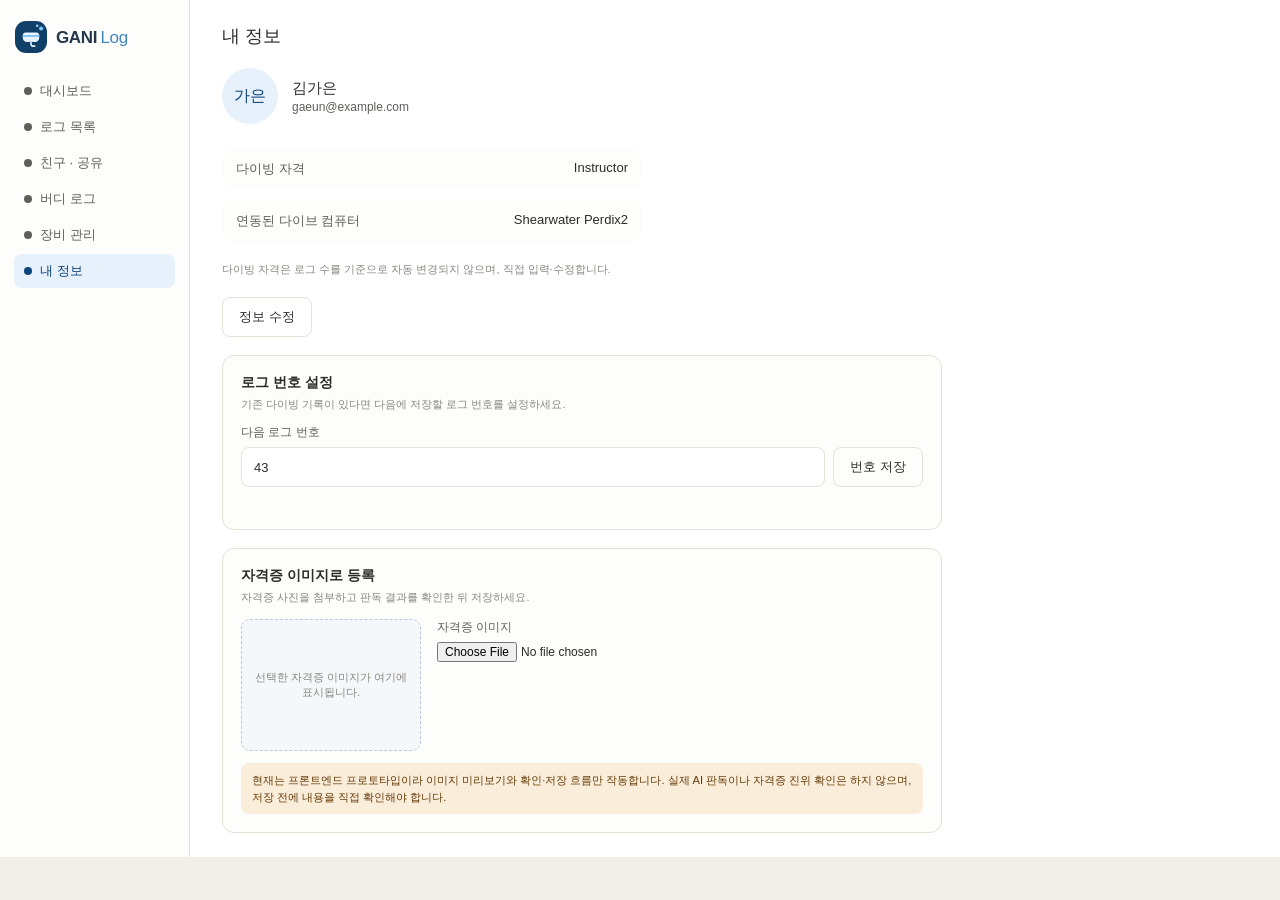
<file: files/9-내정보.html>
<!doctype html>
<html lang="ko">
  <head>
    <meta charset="UTF-8" />
    <title>내 정보</title>
    <style>
      * {
        box-sizing: border-box;
        margin: 0;
        padding: 0;
      }
      body {
        font-family:
          "Pretendard", "Noto Sans KR", "Apple SD Gothic Neo", "Malgun Gothic",
          Arial, sans-serif;
        background: #f1efe8;
        color: #2c2c2a;
      }
      .page {
        width: 1280px;
        min-height: 800px;
        margin: 0 auto;
        background: #f1efe8;
        position: relative;
      }
      .card {
        background: #fdfdfb;
        border-radius: 12px;
      }
      .content {
        background: #ffffff;
      }
      .btn {
        display: inline-flex;
        align-items: center;
        justify-content: center;
        height: 40px;
        padding: 0 16px;
        border-radius: 8px;
        font-size: 13px;
        font-weight: 500;
        border: 1px solid #e4e1d6;
        background: transparent;
        color: #2c2c2a;
        cursor: pointer;
      }
      .btn-primary {
        background: #2c2c2a;
        color: #ffffff;
        border: none;
      }
      .input {
        width: 100%;
        height: 40px;
        border-radius: 8px;
        border: 1px solid #e4e1d6;
        background: #ffffff;
        padding: 0 12px;
        font-size: 13px;
        color: #2c2c2a;
      }
      .input::placeholder {
        color: #888780;
      }
      .label {
        font-size: 12px;
        color: #5f5e5a;
        margin-bottom: 6px;
        display: block;
      }
      .muted {
        color: #888780;
        font-size: 11px;
      }
      .badge {
        display: inline-block;
        font-size: 11px;
        font-weight: 500;
        padding: 4px 12px;
        border-radius: 999px;
      }
      .sidebar {
        width: 190px;
        background: #fdfdfb;
        border-right: 0.5px solid #e4e1d6;
        padding: 20px 14px;
        position: absolute;
        left: 0;
        top: 0;
        bottom: 0;
      }
      .sidelink {
        display: flex;
        align-items: center;
        gap: 8px;
        font-size: 13px;
        color: #5f5e5a;
        padding: 8px 10px;
        border-radius: 8px;
      }
      .sidelink.active {
        color: #0c447c;
        background: #e6f1fb;
        font-weight: 500;
      }
      .dot {
        width: 8px;
        height: 8px;
        border-radius: 50%;
        background: currentColor;
        display: inline-block;
      }
      .content-area {
        margin-left: 190px;
        background: #ffffff;
        min-height: 800px;
        padding: 24px 32px;
      }
      .edit-panel {
        display: none;
        max-width: 420px;
        margin-top: 16px;
        padding: 18px;
        border: 1px solid #e4e1d6;
        border-radius: 12px;
        background: #fdfdfb;
      }
      .edit-panel.open {
        display: block;
      }
      .field {
        margin-bottom: 14px;
      }
      .form-actions {
        display: flex;
        gap: 8px;
        margin-top: 18px;
      }
      .form-error {
        min-height: 17px;
        margin-top: 8px;
        color: #a32d2d;
        font-size: 11px;
      }
    </style>
  </head>
  <body>
    <div class="page">
      <div class="sidebar">
        <p style="font-size: 15px; font-weight: 500; margin-bottom: 24px">
          GANI Log
        </p>
        <div style="display: flex; flex-direction: column; gap: 2px">
          <div class="sidelink"><span class="dot"></span>대시보드</div>
          <div class="sidelink"><span class="dot"></span>로그 목록</div>
          <div class="sidelink"><span class="dot"></span>장비 관리</div>
          <div class="sidelink active"><span class="dot"></span>내 정보</div>
        </div>
      </div>
      <div class="content-area">
        <p style="font-size: 18px; font-weight: 500; margin-bottom: 20px">
          내 정보
        </p>
        <div
          style="
            display: flex;
            align-items: center;
            gap: 14px;
            margin-bottom: 24px;
          "
        >
          <div
            id="profile-avatar"
            style="
              width: 56px;
              height: 56px;
              border-radius: 50%;
              background: #e6f1fb;
              display: flex;
              align-items: center;
              justify-content: center;
              font-weight: 500;
              font-size: 16px;
              color: #0c447c;
            "
          >
            가은
          </div>
          <div>
            <p
              id="profile-name"
              style="font-size: 15px; font-weight: 500; margin-bottom: 2px"
            >
              김가은
            </p>
            <p id="profile-email" style="font-size: 12px; color: #5f5e5a">
              gaeun@example.com
            </p>
          </div>
        </div>
        <div
          style="
            max-width: 420px;
            display: flex;
            flex-direction: column;
            gap: 10px;
            margin-bottom: 20px;
          "
        >
          <div
            class="card"
            style="
              display: flex;
              justify-content: space-between;
              padding: 12px 14px;
            "
          >
            <span style="font-size: 13px; color: #5f5e5a">다이빙 자격</span
            ><span id="profile-certification" style="font-size: 13px"
              >Instructor</span
            >
          </div>
          <div
            class="card"
            style="
              display: flex;
              justify-content: space-between;
              padding: 12px 14px;
            "
          >
            <span style="font-size: 13px; color: #5f5e5a"
              >연동된 다이브 컴퓨터</span
            ><span style="font-size: 13px">Shearwater Perdix2</span>
          </div>
        </div>
        <p class="muted" style="max-width: 420px; margin-bottom: 20px">
          다이빙 자격은 로그 수를 기준으로 자동 변경되지 않으며, 직접
          입력·수정합니다.
        </p>
        <button id="edit-profile-button" class="btn">정보 수정</button>
        <form id="profile-form" class="edit-panel" novalidate>
          <div class="field">
            <label class="label" for="profile-name-input">이름</label>
            <input
              id="profile-name-input"
              class="input"
              name="name"
              autocomplete="name"
              required
            />
          </div>
          <div class="field">
            <label class="label" for="profile-email-input">이메일</label>
            <input
              id="profile-email-input"
              class="input"
              name="email"
              type="email"
              autocomplete="email"
              required
            />
          </div>
          <p id="profile-form-error" class="form-error" role="alert"></p>
          <div class="form-actions">
            <button id="cancel-profile-button" class="btn" type="button">
              취소
            </button>
            <button class="btn btn-primary" type="submit">저장</button>
          </div>
        </form>
      </div>
    </div>
    <script src="prototype.js?v=22"></script>
  </body>
</html>
</file>
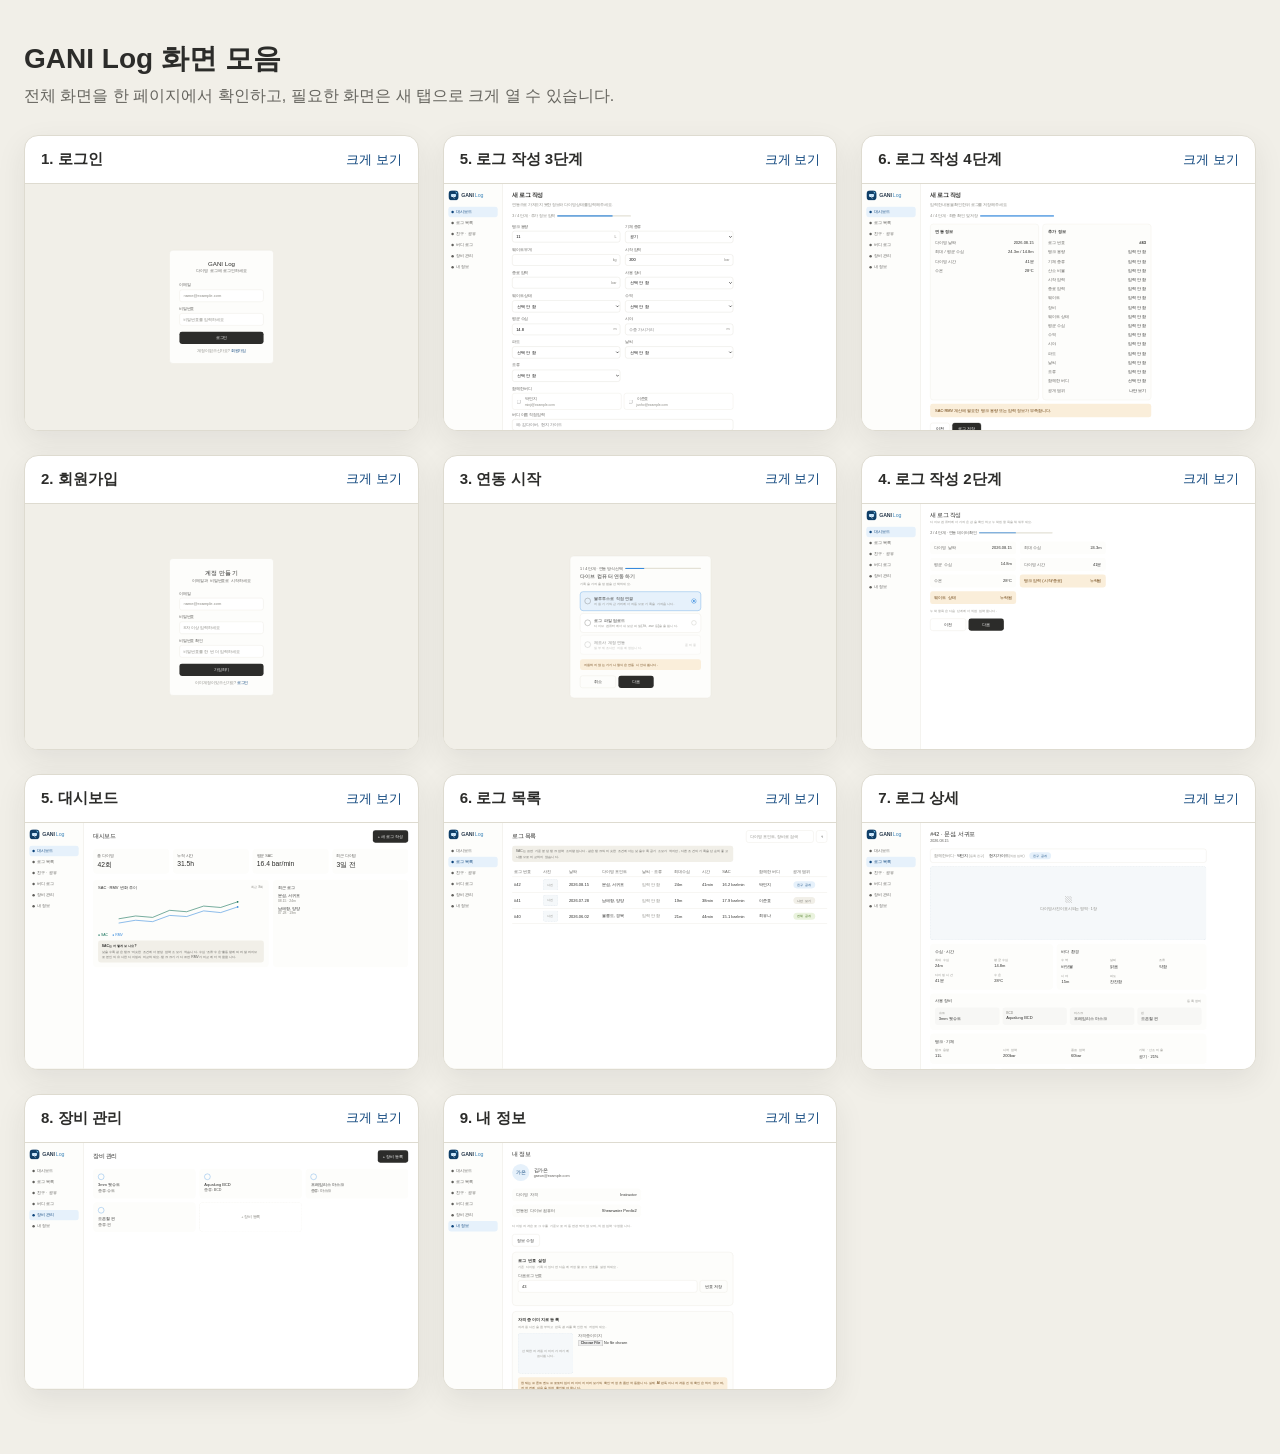
<file: files/screens.html>
<!doctype html>
<html lang="ko">
  <head>
    <meta charset="UTF-8" />
    <meta name="viewport" content="width=device-width, initial-scale=1" />
    <title>GANI Log 화면 모음</title>
    <style>
      * {
        box-sizing: border-box;
      }

      body {
        margin: 0;
        background: #f1efe8;
        color: #2c2c2a;
        font-family:
          "Pretendard", "Noto Sans KR", "Apple SD Gothic Neo", sans-serif;
      }

      main {
        width: min(1600px, 100%);
        margin: 0 auto;
        padding: 40px 24px 64px;
      }

      header {
        margin-bottom: 28px;
      }

      h1 {
        margin: 0 0 8px;
        font-size: 28px;
      }

      header p {
        margin: 0;
        color: #66655f;
      }

      .gallery {
        display: grid;
        grid-template-columns: repeat(auto-fit, minmax(340px, 1fr));
        gap: 24px;
      }

      .screen {
        overflow: hidden;
        border: 1px solid #dedbd0;
        border-radius: 14px;
        background: #ffffff;
        box-shadow: 0 10px 30px rgba(44, 44, 42, 0.08);
      }

      .screen-title {
        display: flex;
        align-items: center;
        justify-content: space-between;
        padding: 14px 16px;
        border-bottom: 1px solid #dedbd0;
      }

      .screen-title h2 {
        margin: 0;
        font-size: 15px;
      }

      .screen-title a {
        color: #0c447c;
        font-size: 13px;
        text-decoration: none;
      }

      .screen-title a:hover {
        text-decoration: underline;
      }

      .preview {
        position: relative;
        width: 100%;
        overflow: hidden;
        background: #f1efe8;
      }

      iframe {
        position: absolute;
        top: 0;
        left: 0;
        width: 1280px;
        height: 800px;
        border: 0;
        transform-origin: top left;
        pointer-events: none;
      }
    </style>
  </head>
  <body>
    <main>
      <header>
        <h1>GANI Log 화면 모음</h1>
        <p>
          전체 화면을 한 페이지에서 확인하고, 필요한 화면은 새 탭으로 크게 열 수
          있습니다.
        </p>
      </header>

      <section class="gallery" aria-label="GANI Log 화면 미리보기">
        <article class="screen">
          <div class="screen-title">
            <h2>1. 로그인</h2>
            <a href="1-로그인.html" target="_blank">크게 보기</a>
          </div>
          <div class="preview">
            <iframe src="1-로그인.html" title="로그인 화면"></iframe>
          </div>
        </article>
        <article class="screen">
          <div class="screen-title"><h2>5. 로그 작성 3단계</h2><a href="10-로그작성-3단계.html" target="_blank">크게 보기</a></div>
          <div class="preview"><iframe src="10-로그작성-3단계.html" title="로그 작성 3단계 화면"></iframe></div>
        </article>
        <article class="screen">
          <div class="screen-title"><h2>6. 로그 작성 4단계</h2><a href="11-로그작성-4단계.html" target="_blank">크게 보기</a></div>
          <div class="preview"><iframe src="11-로그작성-4단계.html" title="로그 작성 4단계 화면"></iframe></div>
        </article>
        <article class="screen">
          <div class="screen-title">
            <h2>2. 회원가입</h2>
            <a href="2-회원가입.html" target="_blank">크게 보기</a>
          </div>
          <div class="preview">
            <iframe src="2-회원가입.html" title="회원가입 화면"></iframe>
          </div>
        </article>
        <article class="screen">
          <div class="screen-title">
            <h2>3. 연동 시작</h2>
            <a href="3-연동시작.html" target="_blank">크게 보기</a>
          </div>
          <div class="preview">
            <iframe src="3-연동시작.html" title="연동 시작 화면"></iframe>
          </div>
        </article>
        <article class="screen">
          <div class="screen-title">
            <h2>4. 로그 작성 2단계</h2>
            <a href="4-로그작성-2단계.html" target="_blank">크게 보기</a>
          </div>
          <div class="preview">
            <iframe
              src="4-로그작성-2단계.html"
              title="로그 작성 2단계 화면"
            ></iframe>
          </div>
        </article>
        <article class="screen">
          <div class="screen-title">
            <h2>5. 대시보드</h2>
            <a href="5-대시보드.html" target="_blank">크게 보기</a>
          </div>
          <div class="preview">
            <iframe src="5-대시보드.html" title="대시보드 화면"></iframe>
          </div>
        </article>
        <article class="screen">
          <div class="screen-title">
            <h2>6. 로그 목록</h2>
            <a href="6-로그목록.html" target="_blank">크게 보기</a>
          </div>
          <div class="preview">
            <iframe src="6-로그목록.html" title="로그 목록 화면"></iframe>
          </div>
        </article>
        <article class="screen">
          <div class="screen-title">
            <h2>7. 로그 상세</h2>
            <a href="7-로그상세.html" target="_blank">크게 보기</a>
          </div>
          <div class="preview">
            <iframe src="7-로그상세.html" title="로그 상세 화면"></iframe>
          </div>
        </article>
        <article class="screen">
          <div class="screen-title">
            <h2>8. 장비 관리</h2>
            <a href="8-장비관리.html" target="_blank">크게 보기</a>
          </div>
          <div class="preview">
            <iframe src="8-장비관리.html" title="장비 관리 화면"></iframe>
          </div>
        </article>
        <article class="screen">
          <div class="screen-title">
            <h2>9. 내 정보</h2>
            <a href="9-내정보.html" target="_blank">크게 보기</a>
          </div>
          <div class="preview">
            <iframe src="9-내정보.html" title="내 정보 화면"></iframe>
          </div>
        </article>
      </section>
    </main>

    <script>
      function resizePreviews() {
        document.querySelectorAll(".preview").forEach((preview) => {
          const scale = preview.clientWidth / 1280;
          const iframe = preview.querySelector("iframe");
          preview.style.height = `${800 * scale}px`;
          iframe.style.transform = `scale(${scale})`;
        });
      }

      window.addEventListener("resize", resizePreviews);
      resizePreviews();
    </script>
  </body>
</html>
</file>
